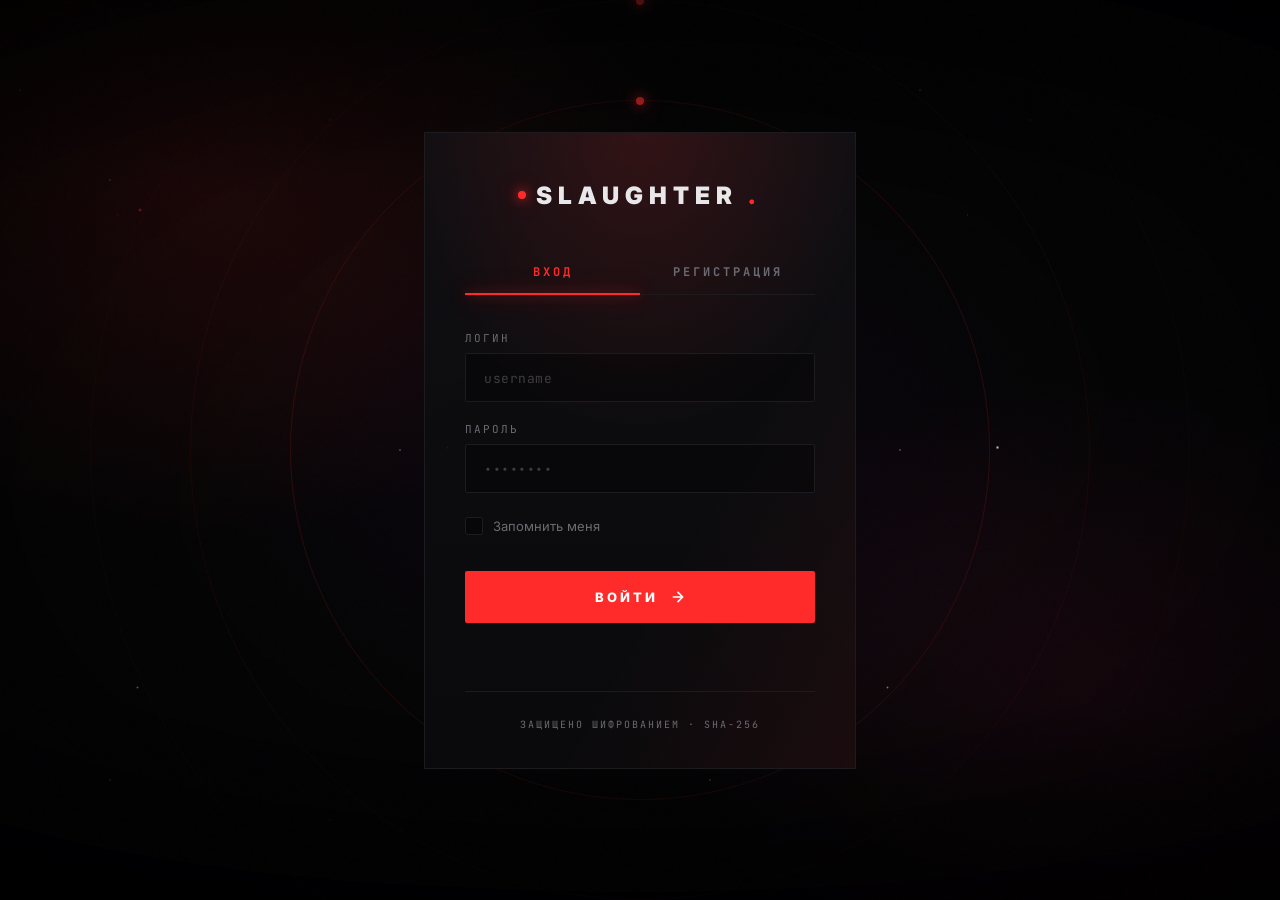
<file: index.html>
<!DOCTYPE html>
<html lang="ru">
<head>
<meta charset="UTF-8">
<meta name="viewport" content="width=device-width, initial-scale=1.0">
<title>SLAUGHTER — Minecraft 1.21.4 Client</title>
<link rel="preconnect" href="https://fonts.googleapis.com">
<link rel="preconnect" href="https://fonts.gstatic.com" crossorigin>
<link href="https://fonts.googleapis.com/css2?family=Inter:wght@300;400;600;800;900&family=JetBrains+Mono:wght@400;700&display=swap" rel="stylesheet">
<link rel="stylesheet" href="css/style.css">
</head>
<body>

<!-- LOADER -->
<div id="loader">
  <div class="loader-text">INITIALIZING SLAUGHTER</div>
  <div class="loader-bar"></div>
</div>

<!-- 3D BACKGROUND -->
<canvas id="three-canvas"></canvas>
<div class="vignette"></div>
<div class="noise"></div>

<!-- WELCOME OVERLAY -->
<div id="welcome-overlay">
  <div class="welcome-text">ДОБРО ПОЖАЛОВАТЬ<span id="welcomeName"></span></div>
</div>

<!-- NAV -->
<nav id="nav">
  <a href="index.html" class="logo">
    <div class="dot"></div>
    SLAUGHTER<span>.</span>
  </a>
  <ul class="nav-links">
    <li><a href="index.html" class="active">Главная</a></li>
    <li><a href="features.html">Функции</a></li>
    <li><a href="download.html">Скачать</a></li>
    <li><a href="install.html">Установка</a></li>
    <li><a href="faq.html">FAQ</a></li>
  </ul>
  <button class="burger" id="burger" aria-label="Menu">
    <span></span><span></span><span></span>
  </button>
</nav>

<!-- MOBILE MENU -->
<div class="mobile-menu" id="mobileMenu">
  <ul>
    <li><a href="index.html">Главная</a></li>
    <li><a href="features.html">Функции</a></li>
    <li><a href="download.html">Скачать</a></li>
    <li><a href="install.html">Установка</a></li>
    <li><a href="faq.html">FAQ</a></li>
  </ul>
</div>

<!-- HERO -->
<div class="hero">
  <div class="badge">
    <div class="live"></div>
    MINECRAFT 1.21.4 · RELEASE
  </div>
  <h1 class="title" data-text="SLAUGHTER">SLAUGHTER</h1>
  <p class="subtitle">КЛИЕНТ ДЛЯ <b>ПОБЕДЫ</b> · ВЕРСИЯ <b>1.21.4</b></p>
  <div class="hero-cta">
    <a href="download.html" class="btn btn-primary">
      Скачать клиент
      <svg width="16" height="16" viewBox="0 0 24 24" fill="none" stroke="currentColor" stroke-width="2.5" stroke-linecap="round" stroke-linejoin="round" style="margin-left:8px">
        <path d="M5 12h14M12 5l7 7-7 7"/>
      </svg>
    </a>
    <a href="features.html" class="btn btn-ghost">Возможности</a>
  </div>

  <div class="scroll-hint">
    <div class="mouse"></div>
    <span>SCROLL</span>
  </div>
</div>

<!-- SHORT FEATURES -->
<section class="section" id="short-features">
  <div class="section-label reveal">01 — Возможности</div>
  <h2 class="section-title reveal">Заточен под <em>доминирование</em></h2>
  <p class="section-desc reveal">Каждый модуль отточен до идеала. Минимальный отклик, максимальная производительность, продуманный интерфейс.</p>

  <div class="features-grid reveal">
    <div class="feature">
      <div class="feature-num">/ 01</div>
      <h3>Combat System</h3>
      <p>Точная настройка KillAura, Reach, Velocity. Стабильно на любых серверах.</p>
    </div>
    <div class="feature">
      <div class="feature-num">/ 02</div>
      <h3>Movement</h3>
      <p>Speed, Fly, LongJump, Step — плавные обходы античитов под 1.21.4.</p>
    </div>
    <div class="feature">
      <div class="feature-num">/ 03</div>
      <h3>Visuals</h3>
      <p>ESP, Chams, Tracers, XRay. Гибкая настройка рендера под твой стиль.</p>
    </div>
  </div>

  <div style="text-align:center; margin-top:56px">
    <a href="features.html" class="btn btn-ghost reveal">Все возможности →</a>
  </div>
</section>

<!-- CTA STRIP -->
<section class="cta-strip reveal">
  <div class="cta-content">
    <div class="section-label">Готов начать?</div>
    <h2 class="section-title">Скачай <em>последнюю</em> версию</h2>
    <p class="section-desc">Актуальная сборка под Minecraft 1.21.4. Проверено, подписано, без вирусов.</p>
    <a href="download.html" class="btn btn-primary">Перейти к загрузке</a>
  </div>
</section>

<!-- FOOTER -->
<footer>
  <div class="copy">© 2026 <span>SLAUGHTER</span> — All rights reserved.</div>
  <div class="socials">
    <a href="#">Telegram</a>
    <a href="#">Discord</a>
    <a href="#">YouTube</a>
  </div>
</footer>

<!-- PAGE TRANSITION OVERLAY -->
<div id="page-transition">
  <div class="curtain"></div>
  <div class="glitch-strips"></div>
  <div class="transition-label">LOADING · SLAUGHTER</div>
</div>

<script type="importmap">
{
  "imports": {
    "three": "https://unpkg.com/three@0.160.0/build/three.module.js",
    "three/addons/": "https://unpkg.com/three@0.160.0/examples/jsm/"
  }
}
</script>
<script src="js/auth-guard.js"></script>
<script src="js/main.js"></script>
<script type="module" src="js/three-bg.js"></script>
<script src="js/auth-guard.js"></script>
<script src="js/main.js"></script>
<script type="module" src="js/three-bg.js"></script>

</body>
</html>
</file>
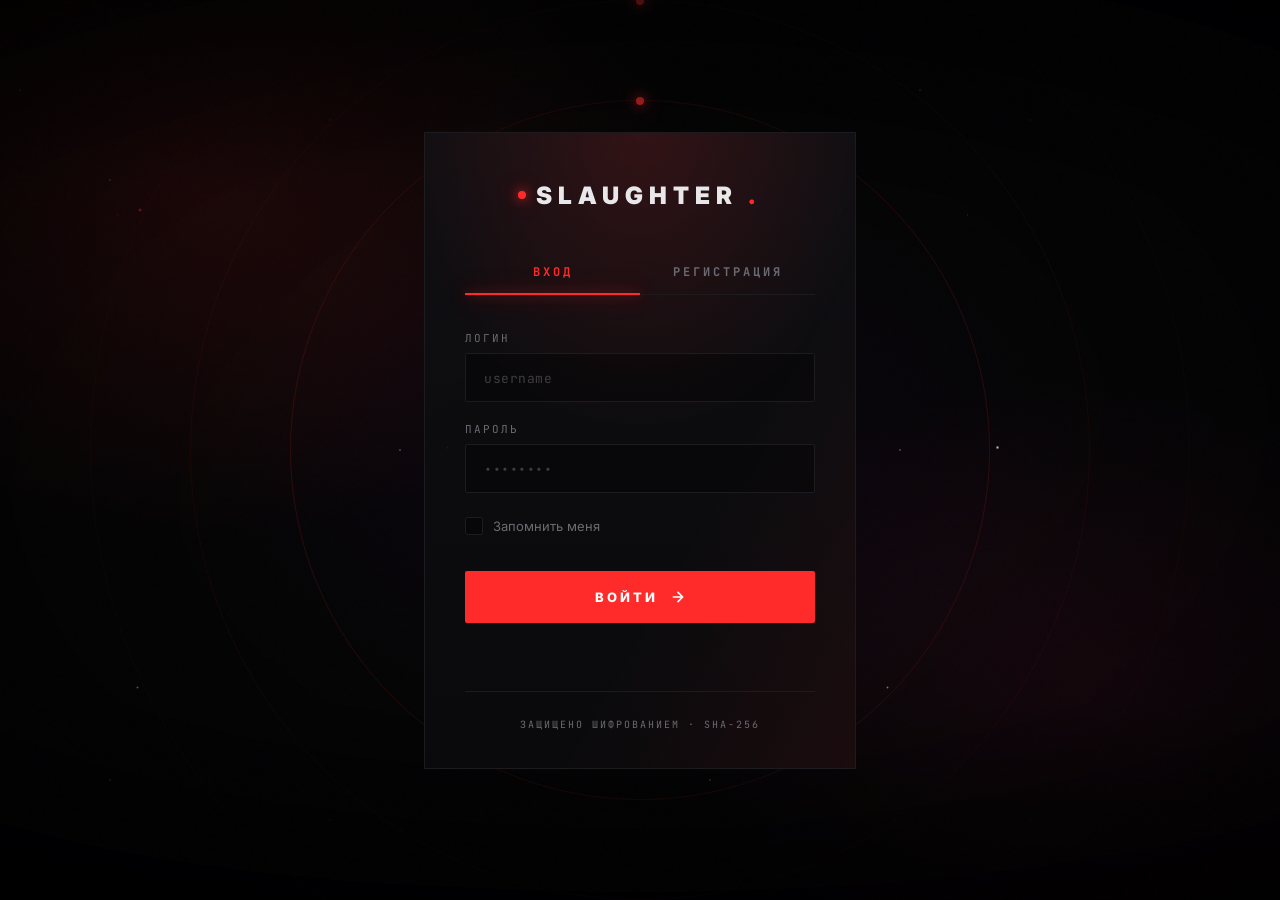
<file: auth.html>
<!DOCTYPE html>
<html lang="ru">
<head>
<meta charset="UTF-8">
<meta name="viewport" content="width=device-width, initial-scale=1.0">
<title>Вход — SLAUGHTER</title>
<link rel="preconnect" href="https://fonts.googleapis.com">
<link rel="preconnect" href="https://fonts.gstatic.com" crossorigin>
<link href="https://fonts.googleapis.com/css2?family=Inter:wght@300;400;600;800;900&family=JetBrains+Mono:wght@400;700&display=swap" rel="stylesheet">
<link rel="stylesheet" href="css/style.css">
<link rel="stylesheet" href="css/auth.css">
</head>
<body class="auth-page">

<!-- LOADER -->
<div id="loader">
  <div class="loader-text">SLAUGHTER AUTH</div>
  <div class="loader-bar"></div>
</div>

<!-- CSS-КОСМОС -->
<div class="auth-particles">
  <div class="auth-particle"></div>
  <div class="auth-particle"></div>
  <div class="auth-particle"></div>
  <div class="auth-particle"></div>
  <div class="auth-particle"></div>
  <div class="auth-particle"></div>
  <div class="auth-particle"></div>
  <div class="auth-particle"></div>
  <div class="auth-particle"></div>
  <div class="auth-particle"></div>
</div>
<div class="auth-orbit auth-orbit-1"></div>
<div class="auth-orbit auth-orbit-2"></div>
<div class="auth-orbit auth-orbit-3"></div>
<div class="vignette"></div>
<div class="noise"></div>

<!-- AUTH CARD -->
<div class="auth-wrap">
  <div class="auth-card" id="authCard">

    <a href="auth.html" class="logo auth-logo">
      <div class="dot"></div>
      SLAUGHTER<span>.</span>
    </a>

    <div class="auth-tabs">
      <button class="auth-tab active" data-tab="login">ВХОД</button>
      <button class="auth-tab" data-tab="register">РЕГИСТРАЦИЯ</button>
      <div class="auth-tab-indicator"></div>
    </div>

    <!-- LOGIN FORM -->
    <form class="auth-form active" id="loginForm" autocomplete="off">
      <div class="field">
        <label>Логин</label>
        <input type="text" name="login" required minlength="3" maxlength="20" placeholder="username">
      </div>
      <div class="field">
        <label>Пароль</label>
        <input type="password" name="password" required minlength="4" placeholder="••••••••">
      </div>
      <div class="field-check">
        <input type="checkbox" id="remember" name="remember">
        <label for="remember">Запомнить меня</label>
      </div>
      <button type="submit" class="auth-submit">
        ВОЙТИ
        <svg width="16" height="16" viewBox="0 0 24 24" fill="none" stroke="currentColor" stroke-width="2.5" stroke-linecap="round" stroke-linejoin="round">
          <path d="M5 12h14M12 5l7 7-7 7"/>
        </svg>
      </button>
      <div class="auth-error" id="loginError"></div>
    </form>

    <!-- REGISTER FORM -->
    <form class="auth-form" id="registerForm" autocomplete="off">
      <div class="field">
        <label>Логин</label>
        <input type="text" name="login" required minlength="3" maxlength="20" placeholder="username">
      </div>
      <div class="field">
        <label>Пароль</label>
        <input type="password" name="password" required minlength="4" placeholder="минимум 4 символа">
      </div>
      <div class="field">
        <label>Повтори пароль</label>
        <input type="password" name="password2" required minlength="4" placeholder="повтори пароль">
      </div>
      <div class="field-check">
        <input type="checkbox" id="agree" name="agree" required>
        <label for="agree">Согласен с <a href="#">условиями</a></label>
      </div>
      <button type="submit" class="auth-submit">
        СОЗДАТЬ АККАУНТ
        <svg width="16" height="16" viewBox="0 0 24 24" fill="none" stroke="currentColor" stroke-width="2.5" stroke-linecap="round" stroke-linejoin="round">
          <path d="M5 12h14M12 5l7 7-7 7"/>
        </svg>
      </button>
      <div class="auth-error" id="registerError"></div>
    </form>

    <div class="auth-footer">
      <span class="auth-footer-text">Защищено шифрованием · SHA-256</span>
    </div>
  </div>
</div>

<!-- WARP TRANSITION -->
<div id="warp-transition">
  <div class="warp-glow"></div>
  <div class="warp-lines"></div>
  <div class="warp-core"></div>
  <div class="warp-label">WELCOME · SLAUGHTER</div>
</div>

<script src="js/auth.js"></script>

</body>
</html>
</file>
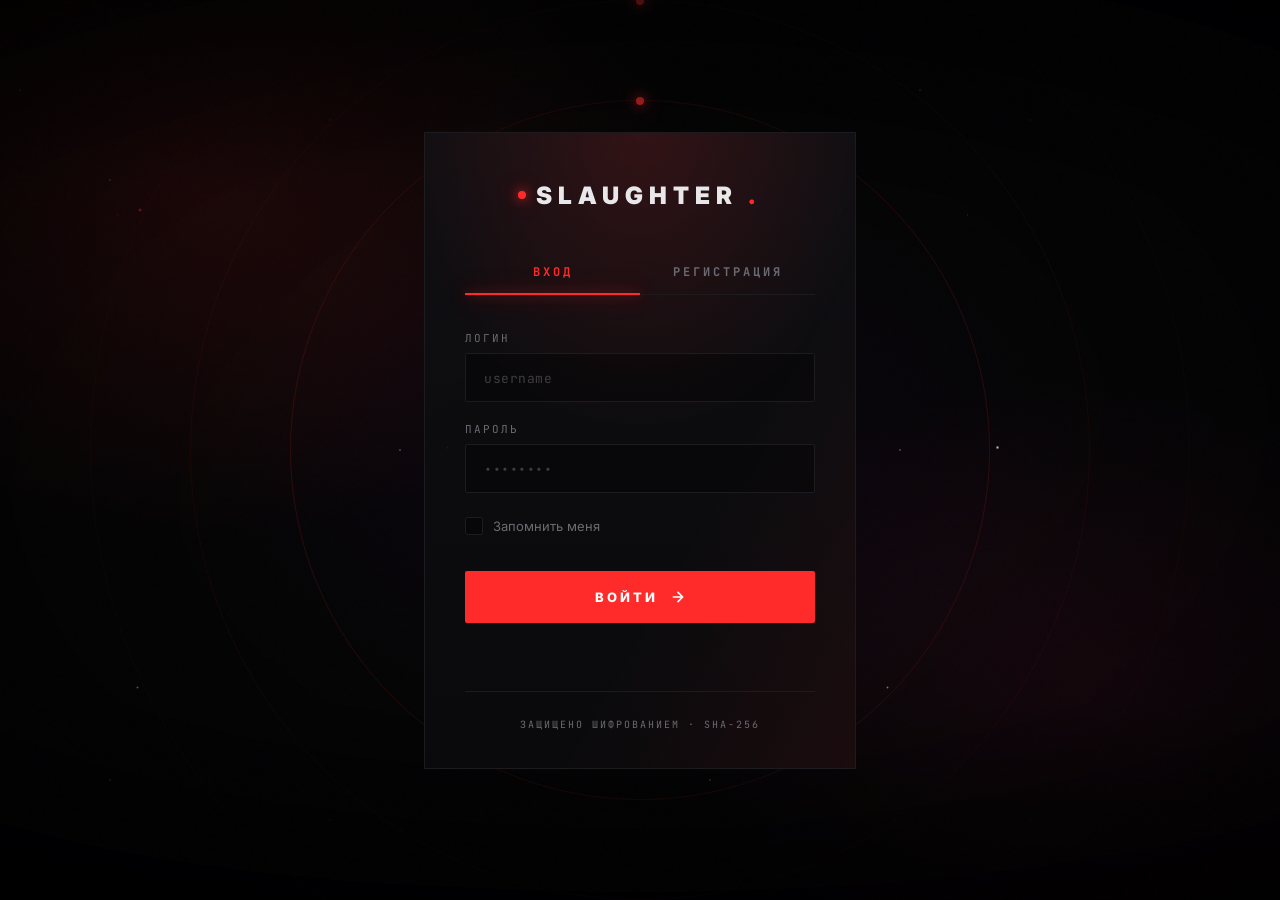
<file: download.html>
<!DOCTYPE html>
<html lang="ru">
<head>
<meta charset="UTF-8">
<meta name="viewport" content="width=device-width, initial-scale=1.0">
<title>Скачать — SLAUGHTER</title>
<link rel="preconnect" href="https://fonts.googleapis.com">
<link rel="preconnect" href="https://fonts.gstatic.com" crossorigin>
<link href="https://fonts.googleapis.com/css2?family=Inter:wght@300;400;600;800;900&family=JetBrains+Mono:wght@400;700&display=swap" rel="stylesheet">
<link rel="stylesheet" href="css/style.css">
</head>
<body>

<!-- LOADER -->
<div id="loader">
  <div class="loader-text">FETCHING LATEST BUILD</div>
  <div class="loader-bar"></div>
</div>

<!-- 3D BACKGROUND -->
<canvas id="three-canvas"></canvas>
<div class="vignette"></div>
<div class="noise"></div>

<!-- NAV -->
<nav id="nav">
  <a href="index.html" class="logo">
    <div class="dot"></div>
    SLAUGHTER<span>.</span>
  </a>
  <ul class="nav-links">
    <li><a href="index.html">Главная</a></li>
    <li><a href="features.html">Функции</a></li>
    <li><a href="download.html" class="active">Скачать</a></li>
    <li><a href="install.html">Установка</a></li>
    <li><a href="faq.html">FAQ</a></li>
  </ul>
  <button class="burger" id="burger" aria-label="Menu">
    <span></span><span></span><span></span>
  </button>
</nav>

<!-- MOBILE MENU -->
<div class="mobile-menu" id="mobileMenu">
  <ul>
    <li><a href="index.html">Главная</a></li>
    <li><a href="features.html">Функции</a></li>
    <li><a href="download.html">Скачать</a></li>
    <li><a href="install.html">Установка</a></li>
    <li><a href="faq.html">FAQ</a></li>
  </ul>
</div>

<!-- PAGE HEADER -->
<header class="page-header">
  <div class="badge">
    <div class="live"></div>
    LATEST BUILD · 1.21.4
  </div>
  <h1 class="page-title reveal">Скачать <em>клиент</em></h1>
  <p class="section-desc reveal">Актуальная сборка под Minecraft 1.21.4. Проверено, подписано, без вирусов.</p>
</header>

<!-- DOWNLOAD CARD -->
<section class="section">
  <div class="download-wrap reveal">
    <div class="download-card">
      <div class="dl-header">
        <div>
          <div class="dl-name">SLAUGHTER <span>CLIENT</span></div>
          <div class="dl-ver">build 1.21.4 · stable · 14.08.2026</div>
        </div>
        <div class="badge" style="margin:0">
          <div class="live"></div> ONLINE
        </div>
      </div>

      <div class="dl-meta">
        <div class="meta-item">
          <div class="k">Version</div>
          <div class="v">1.21.4</div>
        </div>
        <div class="meta-item">
          <div class="k">Size</div>
          <div class="v">48.2 MB</div>
        </div>
        <div class="meta-item">
          <div class="k">Status</div>
          <div class="v green">Undetected</div>
        </div>
      </div>

      <a href="#" class="download-btn" id="dlBtn">
        <svg width="18" height="18" viewBox="0 0 24 24" fill="none" stroke="currentColor" stroke-width="2.5" stroke-linecap="round" stroke-linejoin="round">
          <path d="M21 15v4a2 2 0 0 1-2 2H5a2 2 0 0 1-2-2v-4"/>
          <polyline points="7 10 12 15 17 10"/>
          <line x1="12" y1="15" x2="12" y2="3"/>
        </svg>
        Download .jar
      </a>

      <div class="dl-note">SHA-256 проверен · Подпись валидна · Anti-virus clean</div>
    </div>
  </div>
</section>

<!-- VERSIONS TABLE -->
<section class="section">
  <div class="section-label reveal">Все версии</div>
  <h2 class="section-title reveal">История <em>сборок</em></h2>
  <p class="section-desc reveal">Актуальная версия клиента под Minecraft 1.21.4.</p>

  <div class="versions-table reveal">
    <div class="vrow vrow-header">
      <div>Версия</div>
      <div>Дата</div>
      <div>Размер</div>
      <div>Статус</div>
      <div></div>
    </div>
    <div class="vrow">
      <div><b>1.21.4</b> <span class="tag">latest</span></div>
      <div>14.08.2026</div>
      <div>48.2 MB</div>
      <div><span class="v green">Stable</span></div>
      <div><a href="#" class="vlink">Download</a></div>
    </div>
  </div>
</section>

<!-- FOOTER -->
<footer>
  <div class="copy">© 2026 <span>SLAUGHTER</span> — All rights reserved.</div>
  <div class="socials">
    <a href="#">Telegram</a>
    <a href="#">Discord</a>
    <a href="#">YouTube</a>
  </div>
</footer>

<!-- PAGE TRANSITION OVERLAY -->
<div id="page-transition">
  <div class="curtain"></div>
  <div class="glitch-strips"></div>
  <div class="transition-label">LOADING · SLAUGHTER</div>
</div>

<script type="importmap">
{
  "imports": {
    "three": "https://unpkg.com/three@0.160.0/build/three.module.js",
    "three/addons/": "https://unpkg.com/three@0.160.0/examples/jsm/"
  }
}
</script>
<script src="js/auth-guard.js"></script>
<script src="js/main.js"></script>
<script type="module" src="js/three-bg.js"></script>
<script src="js/auth-guard.js"></script>
<script src="js/main.js"></script>
<script type="module" src="js/three-bg.js"></script>

</body>
</html>
</file>
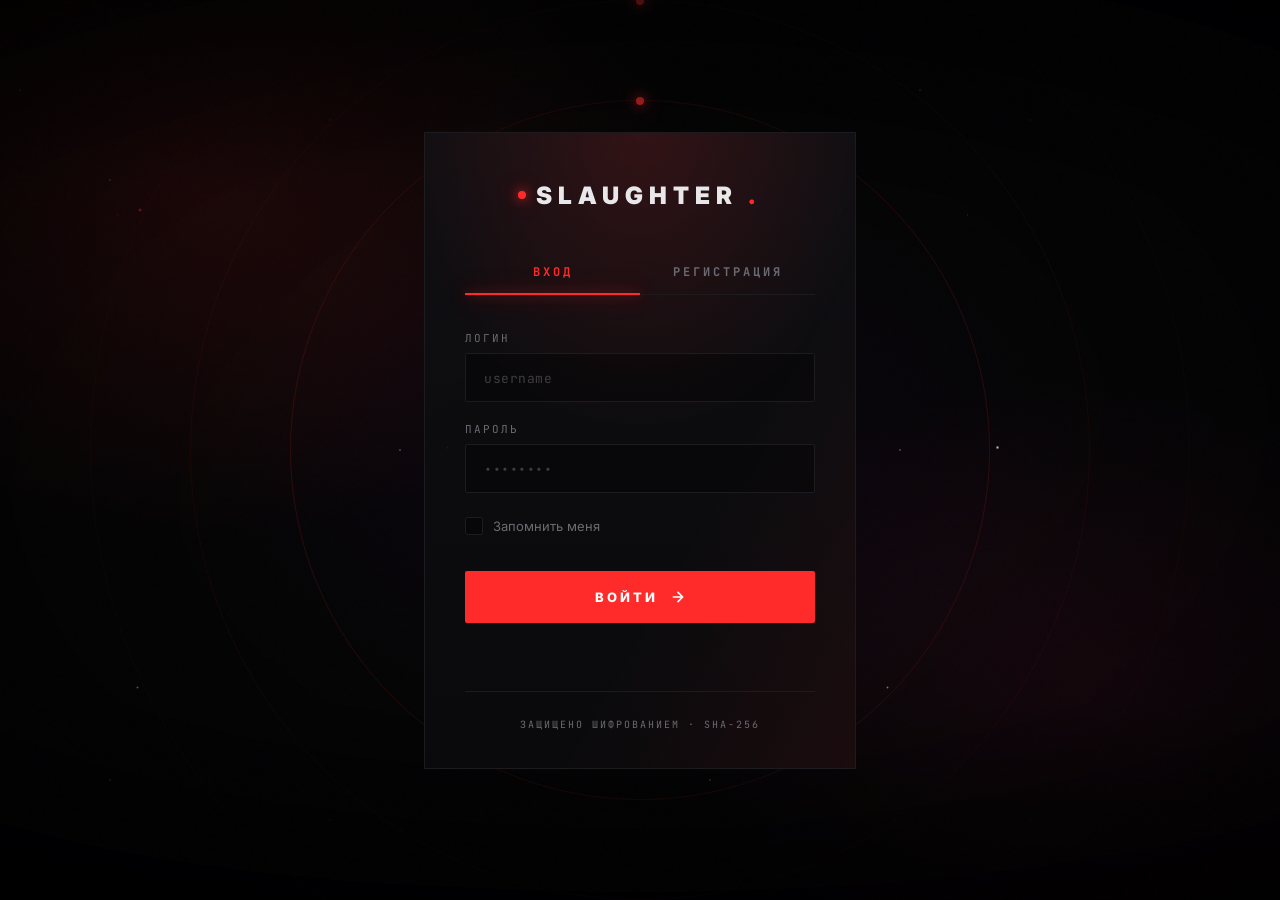
<file: faq.html>
<!DOCTYPE html>
<html lang="ru">
<head>
<meta charset="UTF-8">
<meta name="viewport" content="width=device-width, initial-scale=1.0">
<title>FAQ — SLAUGHTER</title>
<link rel="preconnect" href="https://fonts.googleapis.com">
<link rel="preconnect" href="https://fonts.gstatic.com" crossorigin>
<link href="https://fonts.googleapis.com/css2?family=Inter:wght@300;400;600;800;900&family=JetBrains+Mono:wght@400;700&display=swap" rel="stylesheet">
<link rel="stylesheet" href="css/style.css">
</head>
<body>

<!-- LOADER -->
<div id="loader">
  <div class="loader-text">LOADING FAQ</div>
  <div class="loader-bar"></div>
</div>

<!-- 3D BACKGROUND -->
<canvas id="three-canvas"></canvas>
<div class="vignette"></div>
<div class="noise"></div>

<!-- NAV -->
<nav id="nav">
  <a href="index.html" class="logo">
    <div class="dot"></div>
    SLAUGHTER<span>.</span>
  </a>
  <ul class="nav-links">
    <li><a href="index.html">Главная</a></li>
    <li><a href="features.html">Функции</a></li>
    <li><a href="download.html">Скачать</a></li>
    <li><a href="install.html">Установка</a></li>
    <li><a href="faq.html" class="active">FAQ</a></li>
  </ul>
  <button class="burger" id="burger" aria-label="Menu">
    <span></span><span></span><span></span>
  </button>
</nav>

<!-- MOBILE MENU -->
<div class="mobile-menu" id="mobileMenu">
  <ul>
    <li><a href="index.html">Главная</a></li>
    <li><a href="features.html">Функции</a></li>
    <li><a href="download.html">Скачать</a></li>
    <li><a href="install.html">Установка</a></li>
    <li><a href="faq.html">FAQ</a></li>
  </ul>
</div>

<!-- PAGE HEADER -->
<header class="page-header">
  <div class="badge">
    <div class="live"></div>
    SUPPORT · 24/7
  </div>
  <h1 class="page-title reveal">Частые <em>вопросы</em></h1>
  <p class="section-desc reveal">Если не нашёл ответ — пиши в Telegram, отвечаем в течение 15 минут.</p>
</header>

<!-- FAQ LIST -->
<section class="section">
  <div class="faq-list reveal">
    <div class="faq-item">
      <button class="faq-q">
        <span>Клиент бесплатный?</span>
        <span class="faq-icon">+</span>
      </button>
      <div class="faq-a">
        <p>Базовая версия бесплатна. Premium с расширенными модулями и приоритетной поддержкой — платный.</p>
      </div>
    </div>

    <div class="faq-item">
      <button class="faq-q">
        <span>Работает ли на серверах с античитом?</span>
        <span class="faq-icon">+</span>
      </button>
      <div class="faq-a">
        <p>Да. Мы регулярно обновляем обходы под актуальные версии Grim, Matrix, Verus, Intave и других.</p>
      </div>
    </div>

    <div class="faq-item">
      <button class="faq-q">
        <span>Забанят ли мой аккаунт?</span>
        <span class="faq-icon">+</span>
      </button>
      <div class="faq-a">
        <p>Клиент использует обходы античитов, но 100% гарантию дать невозможно. Не используй на аккаунтах с ценными покупками.</p>
      </div>
    </div>

    <div class="faq-item">
      <button class="faq-q">
        <span>Как открыть меню клиента?</span>
        <span class="faq-icon">+</span>
      </button>
      <div class="faq-a">
        <p>По умолчанию — клавиша <code>Right Shift</code>. Изменить можно в настройках клиента.</p>
      </div>
    </div>

    <div class="faq-item">
      <button class="faq-q">
        <span>Клиент не запускается, что делать?</span>
        <span class="faq-icon">+</span>
      </button>
      <div class="faq-a">
        <p>Проверь: Java 17+, правильный загрузчик для 1.21.4, отсутствие конфликтов с другими модами. Если не помогает — пиши в поддержку.</p>
      </div>
    </div>

    <div class="faq-item">
      <button class="faq-q">
        <span>Поддерживается ли macOS / Linux?</span>
        <span class="faq-icon">+</span>
      </button>
      <div class="faq-a">
        <p>Да, клиент кроссплатформенный. Для macOS рекомендуется Apple Silicon сборка Java.</p>
      </div>
    </div>
  </div>
</section>

<!-- FOOTER -->
<footer>
  <div class="copy">© 2026 <span>SLAUGHTER</span> — All rights reserved.</div>
  <div class="socials">
    <a href="#">Telegram</a>
    <a href="#">Discord</a>
    <a href="#">YouTube</a>
  </div>
</footer>

<!-- PAGE TRANSITION OVERLAY -->
<div id="page-transition">
  <div class="curtain"></div>
  <div class="glitch-strips"></div>
  <div class="transition-label">LOADING · SLAUGHTER</div>
</div>

<script type="importmap">
{
  "imports": {
    "three": "https://unpkg.com/three@0.160.0/build/three.module.js",
    "three/addons/": "https://unpkg.com/three@0.160.0/examples/jsm/"
  }
}
</script>
<script src="js/auth-guard.js"></script>
<script src="js/main.js"></script>
<script type="module" src="js/three-bg.js"></script>
<script src="js/auth-guard.js"></script>
<script src="js/main.js"></script>
<script type="module" src="js/three-bg.js"></script>

</body>
</html>
</file>
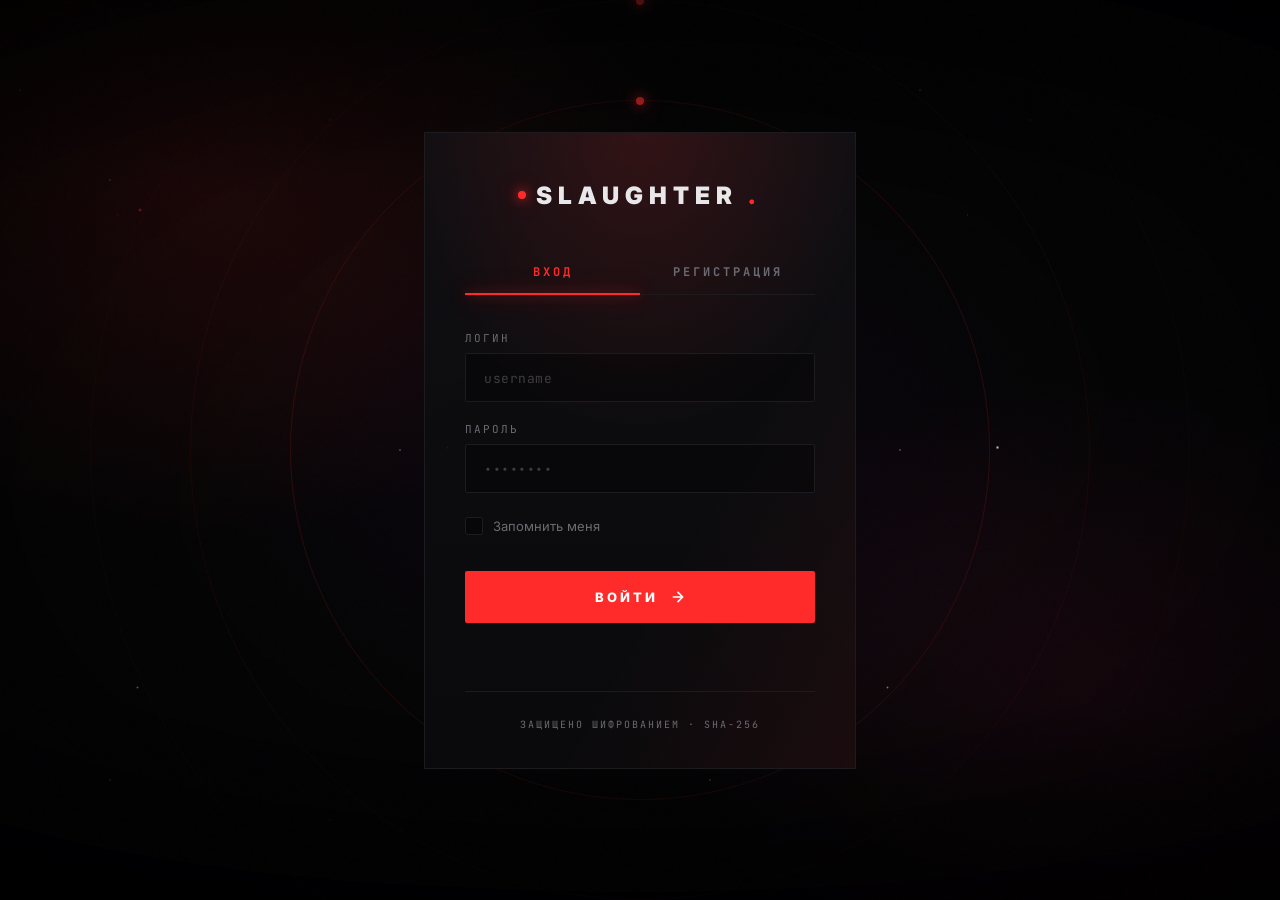
<file: features.html>
<!DOCTYPE html>
<html lang="ru">
<head>
<meta charset="UTF-8">
<meta name="viewport" content="width=device-width, initial-scale=1.0">
<title>Возможности — SLAUGHTER</title>
<link rel="preconnect" href="https://fonts.googleapis.com">
<link rel="preconnect" href="https://fonts.gstatic.com" crossorigin>
<link href="https://fonts.googleapis.com/css2?family=Inter:wght@300;400;600;800;900&family=JetBrains+Mono:wght@400;700&display=swap" rel="stylesheet">
<link rel="stylesheet" href="css/style.css">
</head>
<body>

<!-- LOADER -->
<div id="loader">
  <div class="loader-text">LOADING MODULES</div>
  <div class="loader-bar"></div>
</div>

<!-- 3D BACKGROUND -->
<canvas id="three-canvas"></canvas>
<div class="vignette"></div>
<div class="noise"></div>

<!-- NAV -->
<nav id="nav">
  <a href="index.html" class="logo">
    <div class="dot"></div>
    SLAUGHTER<span>.</span>
  </a>
  <ul class="nav-links">
    <li><a href="index.html">Главная</a></li>
    <li><a href="features.html" class="active">Функции</a></li>
    <li><a href="download.html">Скачать</a></li>
    <li><a href="install.html">Установка</a></li>
    <li><a href="faq.html">FAQ</a></li>
  </ul>
  <button class="burger" id="burger" aria-label="Menu">
    <span></span><span></span><span></span>
  </button>
</nav>

<!-- MOBILE MENU -->
<div class="mobile-menu" id="mobileMenu">
  <ul>
    <li><a href="index.html">Главная</a></li>
    <li><a href="features.html">Функции</a></li>
    <li><a href="download.html">Скачать</a></li>
    <li><a href="install.html">Установка</a></li>
    <li><a href="faq.html">FAQ</a></li>
  </ul>
</div>

<!-- PAGE HEADER -->
<header class="page-header">
  <div class="badge">
    <div class="live"></div>
    MODULES · 42 ACTIVE
  </div>
  <h1 class="page-title reveal">Функции <em>клиента</em></h1>
  <p class="section-desc reveal">Полный список модулей, разбитый по категориям. Каждый — с настройками и горячими клавишами.</p>
</header>

<!-- COMBAT -->
<section class="section">
  <div class="section-label reveal">01 — Combat</div>
  <h2 class="section-title reveal">Боевая <em>система</em></h2>
  <div class="features-grid reveal">
    <div class="feature">
      <div class="feature-num">/ KillAura</div>
      <h3>KillAura</h3>
      <p>Мультитаргет, ротация, silent-режим, приоритет по HP / дистанции / углу.</p>
    </div>
    <div class="feature">
      <div class="feature-num">/ Reach</div>
      <h3>Reach</h3>
      <p>Увеличение дистанции атаки с обходом патрулей. Настройка 3.0 — 6.0 блоков.</p>
    </div>
    <div class="feature">
      <div class="feature-num">/ Velocity</div>
      <h3>Velocity</h3>
      <p>Контроль отбрасывания. Режимы: Cancel, Jump, Matrix, Grim, Intave.</p>
    </div>
    <div class="feature">
      <div class="feature-num">/ AutoClicker</div>
      <h3>AutoClicker</h3>
      <p>Рандомизация CPS, human-паттерны, поддержка удержания и бёрст-режима.</p>
    </div>
    <div class="feature">
      <div class="feature-num">/ Criticals</div>
      <h3>Criticals</h3>
      <p>Packet, Jump, MiniJump. Криты на любой высоте без флагов.</p>
    </div>
    <div class="feature">
      <div class="feature-num">/ AntiKnockback</div>
      <h3>AntiKnockback</h3>
      <p>Полный/частичный контроль. Совместим с большинством античитов.</p>
    </div>
  </div>
</section>

<!-- MOVEMENT -->
<section class="section">
  <div class="section-label reveal">02 — Movement</div>
  <h2 class="section-title reveal">Движение <em>без границ</em></h2>
  <div class="features-grid reveal">
    <div class="feature">
      <div class="feature-num">/ Speed</div>
      <h3>Speed</h3>
      <p>Vanilla, NCP, Matrix, Grim, Verus. Плавные обходы без резких рывков.</p>
    </div>
    <div class="feature">
      <div class="feature-num">/ Fly</div>
      <h3>Fly</h3>
      <p>Vanilla, Packet, Glide. Настройка вертикальной и горизонтальной скорости.</p>
    </div>
    <div class="feature">
      <div class="feature-num">/ LongJump</div>
      <h3>LongJump</h3>
      <p>Прыжки на дистанцию до 12 блоков. Burst-режим для быстрых перелётов.</p>
    </div>
    <div class="feature">
      <div class="feature-num">/ Step</div>
      <h3>Step</h3>
      <p>Автоматический подъём на блоки 1.5 — 2.5 блока. Vanilla / NCP режимы.</p>
    </div>
    <div class="feature">
      <div class="feature-num">/ NoFall</div>
      <h3>NoFall</h3>
      <p>Защита от урона при падении. Packet / Spoof / Prediction.</p>
    </div>
    <div class="feature">
      <div class="feature-num">/ Sprint</div>
      <h3>Sprint</h3>
      <p>Постоянный спринт, OmniSprint, KeepSprint при ударе.</p>
    </div>
  </div>
</section>

<!-- VISUALS -->
<section class="section">
  <div class="section-label reveal">03 — Visuals</div>
  <h2 class="section-title reveal">Визуал <em>нового уровня</em></h2>
  <div class="features-grid reveal">
    <div class="feature">
      <div class="feature-num">/ ESP</div>
      <h3>ESP</h3>
      <p>Box, Outline, 2D, 3D, Glow. Цвета, толщина, дистанция отображения.</p>
    </div>
    <div class="feature">
      <div class="feature-num">/ Chams</div>
      <h3>Chams</h3>
      <p>Кастомные скины через шейдеры. Прозрачность и глубина рендера.</p>
    </div>
    <div class="feature">
      <div class="feature-num">/ Tracers</div>
      <h3>Tracers</h3>
      <p>Линии до игроков и мобов. Настройка точки старта: центр, ноги, курсор.</p>
    </div>
    <div class="feature">
      <div class="feature-num">/ XRay</div>
      <h3>XRay</h3>
      <p>Прозрачность блоков, подсветка руд, авто-настройка под сервер.</p>
    </div>
    <div class="feature">
      <div class="feature-num">/ Fullbright</div>
      <h3>Fullbright</h3>
      <p>Максимальная яркость мира. Плавная или мгновенная настройка.</p>
    </div>
    <div class="feature">
      <div class="feature-num">/ HUD</div>
      <h3>HUD Editor</h3>
      <p>Drag & Drop редактор всех элементов. Watermark, FPS, Ping, CPS, Armor.</p>
    </div>
  </div>
</section>

<!-- MISC -->
<section class="section">
  <div class="section-label reveal">04 — Misc</div>
  <h2 class="section-title reveal">Дополнительно</h2>
  <div class="features-grid reveal">
    <div class="feature">
      <div class="feature-num">/ Scaffold</div>
      <h3>Scaffold</h3>
      <p>Автоматическая установка блоков. Tower, GodBridge, Breezily.</p>
    </div>
    <div class="feature">
      <div class="feature-num">/ AutoTool</div>
      <h3>AutoTool</h3>
      <p>Авто-выбор лучшего инструмента. Учёт прочности и зачарований.</p>
    </div>
    <div class="feature">
      <div class="feature-num">/ ChestStealer</div>
      <h3>ChestStealer</h3>
      <p>Быстрый сбор из сундуков. Фильтр по предметам и сортировка.</p>
    </div>
    <div class="feature">
      <div class="feature-num">/ AntiBot</div>
      <h3>AntiBot</h3>
      <p>Фильтрация ботов на серверах. Настройка по имени, пингу, движению.</p>
    </div>
    <div class="feature">
      <div class="feature-num">/ NameProtect</div>
      <h3>NameProtect</h3>
      <p>Скрытие твоего ника и ников тимейтов в интерфейсе и чате.</p>
    </div>
    <div class="feature">
      <div class="feature-num">/ Configs</div>
      <h3>Config System</h3>
      <p>Неограниченные конфиги с облачной синхронизацией и быстрым переключением.</p>
    </div>
  </div>
</section>

<!-- FOOTER -->
<footer>
  <div class="copy">© 2026 <span>SLAUGHTER</span> — All rights reserved.</div>
  <div class="socials">
    <a href="#">Telegram</a>
    <a href="#">Discord</a>
    <a href="#">YouTube</a>
  </div>
</footer>

<!-- PAGE TRANSITION OVERLAY -->
<div id="page-transition">
  <div class="curtain"></div>
  <div class="glitch-strips"></div>
  <div class="transition-label">LOADING · SLAUGHTER</div>
</div>

<script type="importmap">
{
  "imports": {
    "three": "https://unpkg.com/three@0.160.0/build/three.module.js",
    "three/addons/": "https://unpkg.com/three@0.160.0/examples/jsm/"
  }
}
</script>
<script src="js/auth-guard.js"></script>
<script src="js/main.js"></script>
<script type="module" src="js/three-bg.js"></script>
<script src="js/auth-guard.js"></script>
<script src="js/main.js"></script>
<script type="module" src="js/three-bg.js"></script>

</body>
</html>
</file>
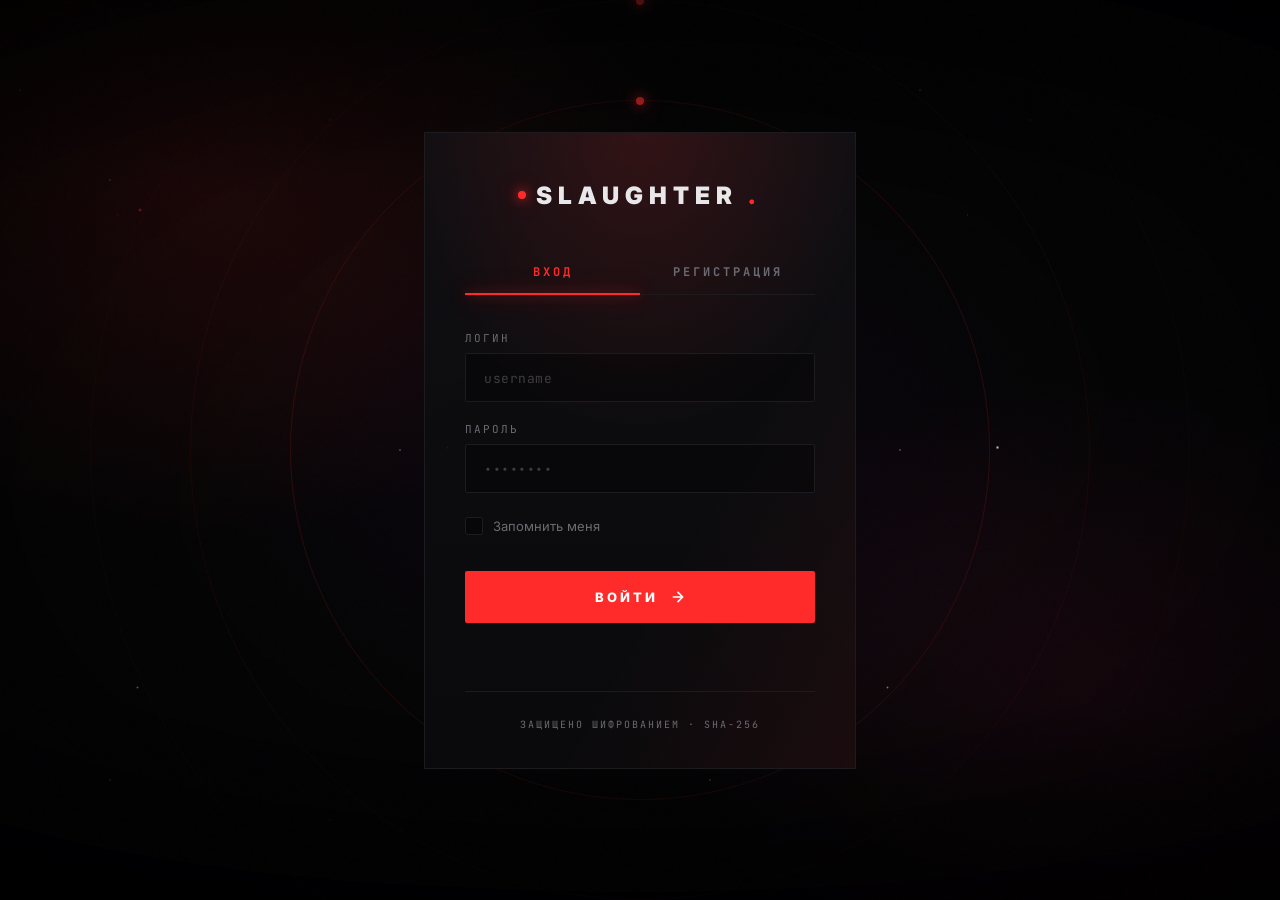
<file: install.html>
<!DOCTYPE html>
<html lang="ru">
<head>
<meta charset="UTF-8">
<meta name="viewport" content="width=device-width, initial-scale=1.0">
<title>Установка — SLAUGHTER</title>
<link rel="preconnect" href="https://fonts.googleapis.com">
<link rel="preconnect" href="https://fonts.gstatic.com" crossorigin>
<link href="https://fonts.googleapis.com/css2?family=Inter:wght@300;400;600;800;900&family=JetBrains+Mono:wght@400;700&display=swap" rel="stylesheet">
<link rel="stylesheet" href="css/style.css">
</head>
<body>

<!-- LOADER -->
<div id="loader">
  <div class="loader-text">PREPARING GUIDE</div>
  <div class="loader-bar"></div>
</div>

<!-- 3D BACKGROUND -->
<canvas id="three-canvas"></canvas>
<div class="vignette"></div>
<div class="noise"></div>

<!-- NAV -->
<nav id="nav">
  <a href="index.html" class="logo">
    <div class="dot"></div>
    SLAUGHTER<span>.</span>
  </a>
  <ul class="nav-links">
    <li><a href="index.html">Главная</a></li>
    <li><a href="features.html">Функции</a></li>
    <li><a href="download.html">Скачать</a></li>
    <li><a href="install.html" class="active">Установка</a></li>
    <li><a href="faq.html">FAQ</a></li>
  </ul>
  <button class="burger" id="burger" aria-label="Menu">
    <span></span><span></span><span></span>
  </button>
</nav>

<!-- MOBILE MENU -->
<div class="mobile-menu" id="mobileMenu">
  <ul>
    <li><a href="index.html">Главная</a></li>
    <li><a href="features.html">Функции</a></li>
    <li><a href="download.html">Скачать</a></li>
    <li><a href="install.html">Установка</a></li>
    <li><a href="faq.html">FAQ</a></li>
  </ul>
</div>

<!-- PAGE HEADER -->
<header class="page-header">
  <div class="badge">
    <div class="live"></div>
    SETUP GUIDE
  </div>
  <h1 class="page-title reveal">Установка за <em>3 шага</em></h1>
  <p class="section-desc reveal">Установка занимает меньше минуты. Никаких сложных манипуляций.</p>
</header>

<!-- STEPS -->
<section class="section">
  <div class="steps reveal">
    <div class="step">
      <div class="step-num">01</div>
      <h4>Скачай файл</h4>
      <p>Перейди на страницу <a href="download.html" class="ilink">Скачать</a> и сохрани .jar файл в удобную папку.</p>
    </div>
    <div class="step">
      <div class="step-num">02</div>
      <h4>Установи Forge / Fabric</h4>
      <p>Убедись, что у тебя установлен загрузчик для Minecraft 1.21.4. Рекомендуем Fabric Loader.</p>
    </div>
    <div class="step">
      <div class="step-num">03</div>
      <h4>Закинь в mods</h4>
      <p>Помести .jar в папку <code>%appdata%/.minecraft/mods</code> и запусти игру.</p>
    </div>
  </div>
</section>

<!-- REQUIREMENTS -->
<section class="section">
  <div class="section-label reveal">Требования</div>
  <h2 class="section-title reveal">Системные <em>требования</em></h2>

  <div class="requirements reveal">
    <div class="req-col">
      <h3>Минимальные</h3>
      <ul>
        <li>Windows 10 64-bit</li>
        <li>Java 17+</li>
        <li>4 GB RAM</li>
        <li>Minecraft 1.21.4</li>
        <li>Fabric Loader 0.15+</li>
      </ul>
    </div>
    <div class="req-col">
      <h3>Рекомендуемые</h3>
      <ul>
        <li>Windows 10/11 64-bit</li>
        <li>Java 21</li>
        <li>8+ GB RAM</li>
        <li>SSD для хранения файлов</li>
        <li>Fabric Loader latest</li>
      </ul>
    </div>
  </div>
</section>

<!-- NOTES -->
<section class="section">
  <div class="section-label reveal">Внимание</div>
  <h2 class="section-title reveal">Важные <em>заметки</em></h2>

  <div class="notes reveal">
    <div class="note">
      <div class="note-icon">!</div>
      <div>
        <h4>Отключи антивирус</h4>
        <p>Некоторые антивирусы могут ложно определять мод как угрозу. Добавь папку в исключения.</p>
      </div>
    </div>
    <div class="note">
      <div class="note-icon">!</div>
      <div>
        <h4>Только официальные сборки</h4>
        <p>Скачивай клиент только с этого сайта. Сторонние источники могут содержать вредоносный код.</p>
      </div>
    </div>
    <div class="note">
      <div class="note-icon">!</div>
      <div>
        <h4>Не используй с другого аккаунта</h4>
        <p>Клиент привязан к твоему HWID. Один аккаунт = одно устройство.</p>
      </div>
    </div>
  </div>
</section>

<!-- FOOTER -->
<footer>
  <div class="copy">© 2026 <span>SLAUGHTER</span> — All rights reserved.</div>
  <div class="socials">
    <a href="#">Telegram</a>
    <a href="#">Discord</a>
    <a href="#">YouTube</a>
  </div>
</footer>

<!-- PAGE TRANSITION OVERLAY -->
<div id="page-transition">
  <div class="curtain"></div>
  <div class="glitch-strips"></div>
  <div class="transition-label">LOADING · SLAUGHTER</div>
</div>

<script type="importmap">
{
  "imports": {
    "three": "https://unpkg.com/three@0.160.0/build/three.module.js",
    "three/addons/": "https://unpkg.com/three@0.160.0/examples/jsm/"
  }
}
</script>
<script src="js/auth-guard.js"></script>
<script src="js/main.js"></script>
<script type="module" src="js/three-bg.js"></script>
<script src="js/auth-guard.js"></script>
<script src="js/main.js"></script>
<script type="module" src="js/three-bg.js"></script>

</body>
</html>
</file>
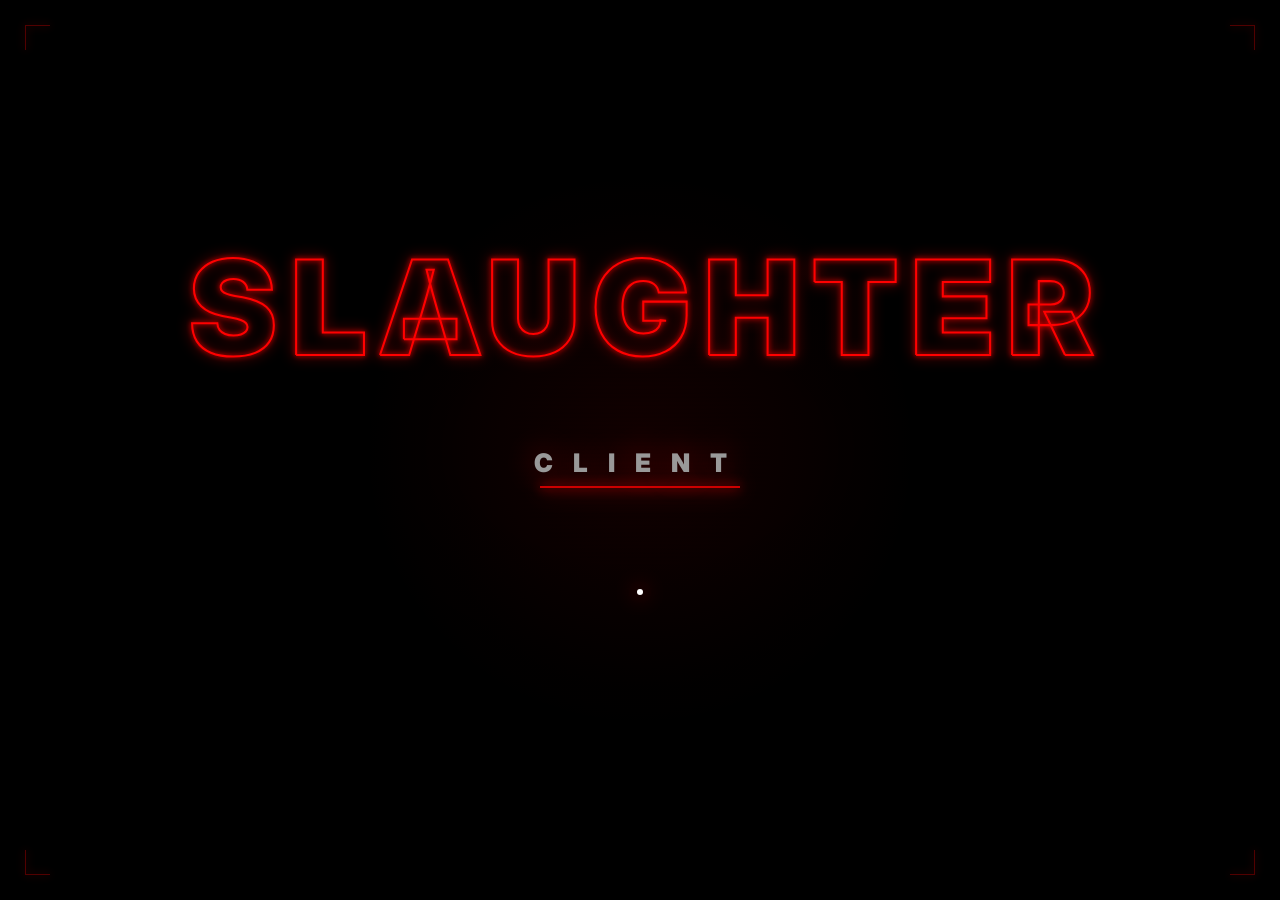
<file: intro.html>
<!DOCTYPE html>
<html lang="en">
<head>
    <meta charset="UTF-8">
    <meta name="viewport" content="width=device-width, initial-scale=1.0">
    <title>SLAUGHTER</title>
    <link rel="stylesheet" href="css/intro.css">
    <link href="https://fonts.googleapis.com/css2?family=Inter:wght@400;700;900&display=swap" rel="stylesheet">
</head>
<body>
    <script src="js/intro.js"></script>
</body>
</html>
</file>
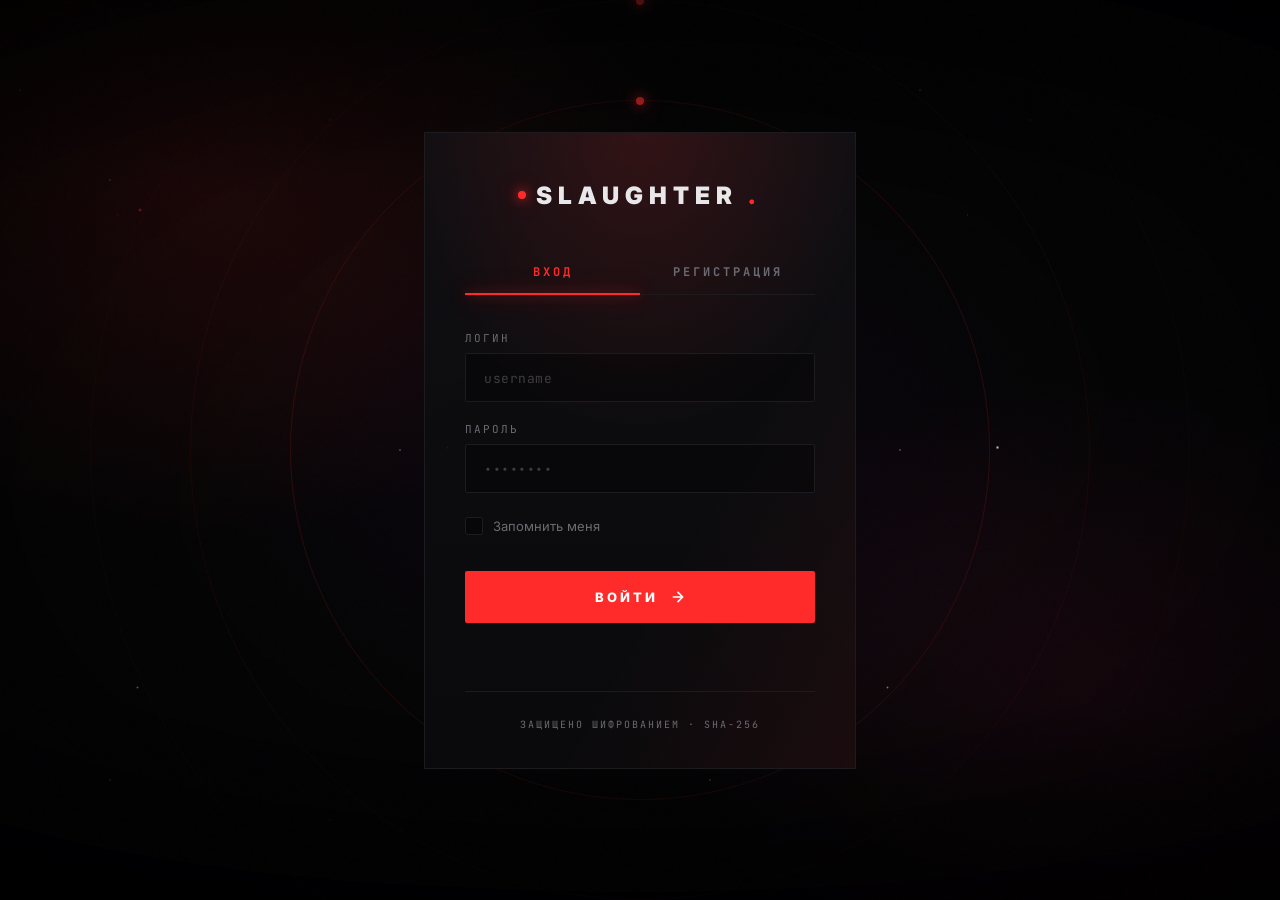
<file: profile.html>
<!DOCTYPE html>
<html lang="ru">
<head>
<meta charset="UTF-8">
<meta name="viewport" content="width=device-width, initial-scale=1.0">
<title>Профиль — SLAUGHTER</title>
<link rel="preconnect" href="https://fonts.googleapis.com">
<link rel="preconnect" href="https://fonts.gstatic.com" crossorigin>
<link href="https://fonts.googleapis.com/css2?family=Inter:wght@300;400;600;800;900&family=JetBrains+Mono:wght@400;700&display=swap" rel="stylesheet">
<link rel="stylesheet" href="css/style.css">
<link rel="stylesheet" href="css/profile.css">
</head>
<body>

<!-- LOADER -->
<div id="loader">
  <div class="loader-text">LOADING PROFILE</div>
  <div class="loader-bar"></div>
</div>

<!-- 3D BACKGROUND -->
<canvas id="three-canvas"></canvas>
<div class="vignette"></div>
<div class="noise"></div>

<!-- NAV -->
<nav id="nav">
  <a href="index.html" class="logo">
    <div class="dot"></div>
    SLAUGHTER<span>.</span>
  </a>
  <ul class="nav-links">
    <li><a href="index.html">Главная</a></li>
    <li><a href="features.html">Функции</a></li>
    <li><a href="download.html">Скачать</a></li>
    <li><a href="install.html">Установка</a></li>
    <li><a href="faq.html">FAQ</a></li>
  </ul>
  <button class="burger" id="burger" aria-label="Menu">
    <span></span><span></span><span></span>
  </button>
</nav>

<!-- MOBILE MENU -->
<div class="mobile-menu" id="mobileMenu">
  <ul>
    <li><a href="index.html">Главная</a></li>
    <li><a href="features.html">Функции</a></li>
    <li><a href="download.html">Скачать</a></li>
    <li><a href="install.html">Установка</a></li>
    <li><a href="faq.html">FAQ</a></li>
  </ul>
</div>

<!-- PAGE HEADER -->
<header class="page-header">
  <div class="badge">
    <div class="live"></div>
    ACCOUNT · SLAUGHTER
  </div>
  <h1 class="page-title reveal">Твой <em>профиль</em></h1>
  <p class="section-desc reveal">Твои данные, статистика и настройки аккаунта.</p>
</header>

<!-- PROFILE SECTION -->
<section class="section profile-section">

  <!-- ГЛАВНАЯ КАРТОЧКА -->
  <div class="profile-card reveal">

    <div class="profile-avatar-wrap">
      <div class="profile-avatar" id="profileAvatar">
        <span id="avatarLetter">U</span>
        <div class="avatar-glow"></div>
        <div class="avatar-ring"></div>
      </div>
    </div>

    <div class="profile-info">
      <div class="profile-label">ЛОГИН</div>
      <h2 class="profile-name" id="profileName">username</h2>

      <div class="profile-status">
        <span class="status-dot"></span>
        В сети
      </div>
    </div>
  </div>

  <!-- СТАТИСТИКА -->
  <div class="profile-stats reveal">
    <div class="pstat">
      <div class="pstat-icon">
        <svg width="24" height="24" viewBox="0 0 24 24" fill="none" stroke="currentColor" stroke-width="2" stroke-linecap="round" stroke-linejoin="round">
          <rect x="3" y="4" width="18" height="18" rx="2"/>
          <line x1="16" y1="2" x2="16" y2="6"/>
          <line x1="8" y1="2" x2="8" y2="6"/>
          <line x1="3" y1="10" x2="21" y2="10"/>
        </svg>
      </div>
      <div class="pstat-label">Дата регистрации</div>
      <div class="pstat-value" id="statCreated">—</div>
    </div>

    <div class="pstat">
      <div class="pstat-icon">
        <svg width="24" height="24" viewBox="0 0 24 24" fill="none" stroke="currentColor" stroke-width="2" stroke-linecap="round" stroke-linejoin="round">
          <circle cx="12" cy="12" r="10"/>
          <polyline points="12 6 12 12 16 14"/>
        </svg>
      </div>
      <div class="pstat-label">Дней с нами</div>
      <div class="pstat-value" id="statDays">0</div>
    </div>

    <div class="pstat">
      <div class="pstat-icon">
        <svg width="24" height="24" viewBox="0 0 24 24" fill="none" stroke="currentColor" stroke-width="2" stroke-linecap="round" stroke-linejoin="round">
          <path d="M12 2l3 6 6 1-4.5 4.5L18 20l-6-3-6 3 1.5-6.5L3 9l6-1z"/>
        </svg>
      </div>
      <div class="pstat-label">Уровень</div>
      <div class="pstat-value" id="statLevel">1</div>
    </div>

    <div class="pstat">
      <div class="pstat-icon">
        <svg width="24" height="24" viewBox="0 0 24 24" fill="none" stroke="currentColor" stroke-width="2" stroke-linecap="round" stroke-linejoin="round">
          <path d="M20 12V8H6a2 2 0 0 1-2-2c0-1.1.9-2 2-2h12v4"/>
          <path d="M4 6v12a2 2 0 0 0 2 2h14v-4"/>
          <path d="M18 12a2 2 0 0 0 0 4h4v-4z"/>
        </svg>
      </div>
      <div class="pstat-label">Статус</div>
      <div class="pstat-value green">Active</div>
    </div>
  </div>

  <!-- ДЕЙСТВИЯ -->
  <div class="profile-actions reveal">
    <h3 class="profile-subtitle">Настройки аккаунта</h3>

    <div class="action-card" id="actionPassword">
      <div class="action-icon">
        <svg width="22" height="22" viewBox="0 0 24 24" fill="none" stroke="currentColor" stroke-width="2" stroke-linecap="round" stroke-linejoin="round">
          <rect x="3" y="11" width="18" height="11" rx="2" ry="2"/>
          <path d="M7 11V7a5 5 0 0 1 10 0v4"/>
        </svg>
      </div>
      <div class="action-content">
        <h4>Сменить пароль</h4>
        <p>Обнови пароль от своего аккаунта</p>
      </div>
      <button class="action-btn" id="changePassBtn">Изменить</button>
    </div>

    <div class="action-card danger" id="actionLogout">
      <div class="action-icon">
        <svg width="22" height="22" viewBox="0 0 24 24" fill="none" stroke="currentColor" stroke-width="2" stroke-linecap="round" stroke-linejoin="round">
          <path d="M9 21H5a2 2 0 0 1-2-2V5a2 2 0 0 1 2-2h4"/>
          <polyline points="16 17 21 12 16 7"/>
          <line x1="21" y1="12" x2="9" y2="12"/>
        </svg>
      </div>
      <div class="action-content">
        <h4>Выйти из аккаунта</h4>
        <p>Завершить сессию на этом устройстве</p>
      </div>
      <button class="action-btn danger" id="logoutBtn">Выйти</button>
    </div>
  </div>

</section>

<!-- CHANGE PASSWORD MODAL -->
<div class="modal-overlay" id="passwordModal">
  <div class="modal">
    <button class="modal-close" id="modalClose">&times;</button>
    <h3 class="modal-title">Смена пароля</h3>

    <form id="passwordForm" autocomplete="off">
      <div class="field">
        <label>Текущий пароль</label>
        <input type="password" name="current" required placeholder="••••••••">
      </div>
      <div class="field">
        <label>Новый пароль</label>
        <input type="password" name="newPass" required minlength="4" placeholder="минимум 4 символа">
      </div>
      <div class="field">
        <label>Повтори новый</label>
        <input type="password" name="newPass2" required minlength="4" placeholder="повтори пароль">
      </div>
      <div class="modal-error" id="passError"></div>
      <button type="submit" class="modal-submit">
        СОХРАНИТЬ
        <svg width="16" height="16" viewBox="0 0 24 24" fill="none" stroke="currentColor" stroke-width="2.5" stroke-linecap="round" stroke-linejoin="round">
          <path d="M5 12h14M12 5l7 7-7 7"/>
        </svg>
      </button>
    </form>
  </div>
</div>

<!-- FOOTER -->
<footer>
  <div class="copy">© 2026 <span>SLAUGHTER</span> — All rights reserved.</div>
  <div class="socials">
    <a href="#">Telegram</a>
    <a href="#">Discord</a>
    <a href="#">YouTube</a>
  </div>
</footer>

<!-- PAGE TRANSITION OVERLAY -->
<div id="page-transition">
  <div class="curtain"></div>
  <div class="glitch-strips"></div>
  <div class="transition-label">LOADING · SLAUGHTER</div>
</div>

<script type="importmap">
{
  "imports": {
    "three": "https://unpkg.com/three@0.160.0/build/three.module.js",
    "three/addons/": "https://unpkg.com/three@0.160.0/examples/jsm/"
  }
}
</script>
<script src="js/auth-guard.js"></script>
<script src="js/main.js"></script>
<script type="module" src="js/three-bg.js"></script>
<script src="js/profile.js"></script>
<script src="js/auth-guard.js"></script>
<script src="js/main.js"></script>
<script type="module" src="js/three-bg.js"></script>

</body>
</html>
</file>
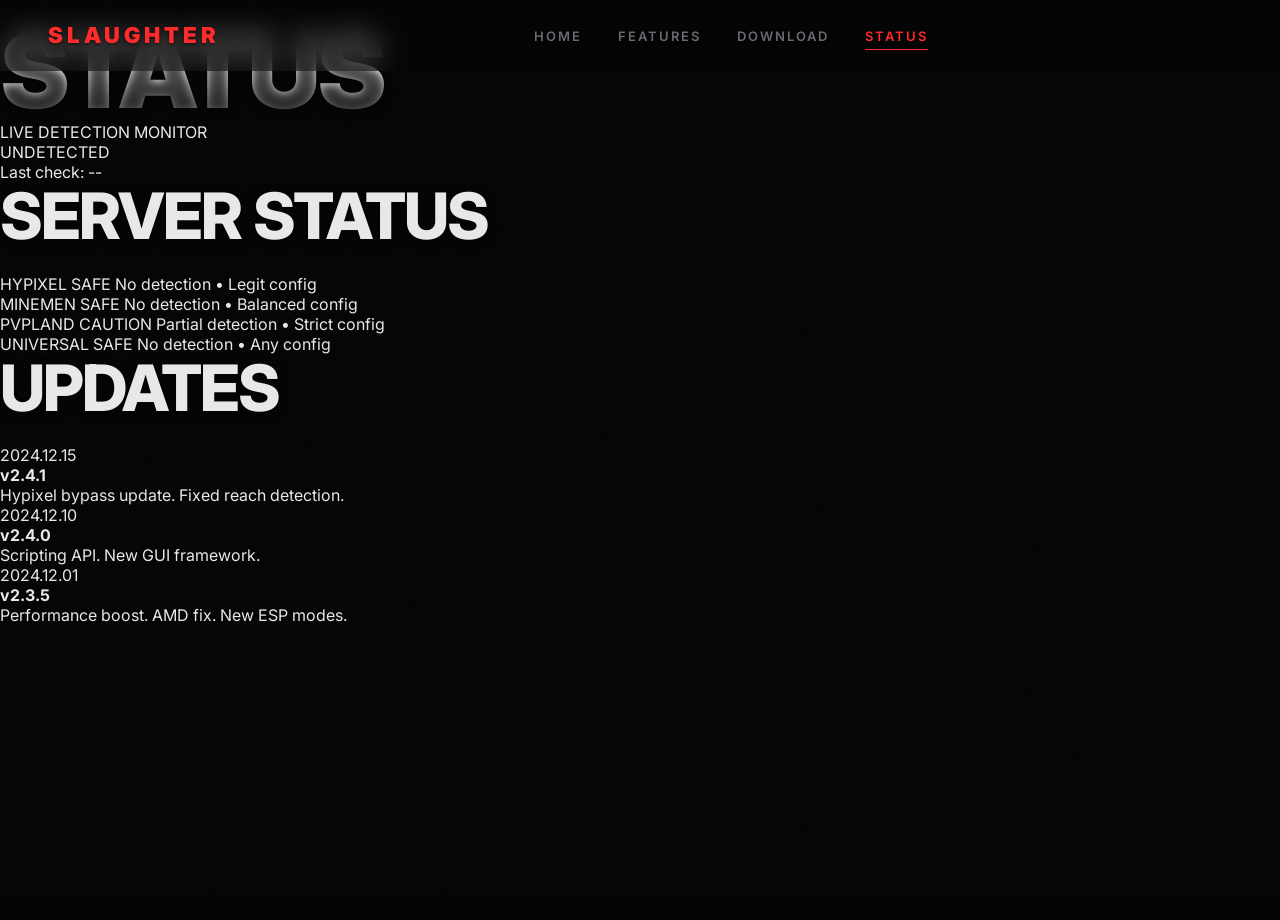
<file: status.html>
<!DOCTYPE html>
<html lang="en">
<head>
    <meta charset="UTF-8">
    <meta name="viewport" content="width=device-width, initial-scale=1.0">
    <title>SLAUGHTER - STATUS</title>
    <link rel="stylesheet" href="css/style.css">
    <link href="https://fonts.googleapis.com/css2?family=Inter:wght@400;700;900&display=swap" rel="stylesheet">
</head>
<body>
    <div class="noise"></div>
    <div class="scanlines"></div>
    <div class="page-transition"></div>

    <header>
        <nav>
            <a href="index.html" class="logo">
                <span class="logo-text">SLAUGHTER</span>
                <span class="logo-line"></span>
            </a>
            <ul class="nav-links">
                <li><a href="index.html">HOME</a></li>
                <li><a href="features.html">FEATURES</a></li>
                <li><a href="download.html">DOWNLOAD</a></li>
                <li><a href="status.html" class="active">STATUS</a></li>
            </ul>
            <div class="hamburger">
                <span></span>
                <span></span>
                <span></span>
            </div>
        </nav>
    </header>

    <main class="page status-page">
        <section class="page-hero">
            <h1 class="page-title">STATUS</h1>
            <p class="page-subtitle">LIVE DETECTION MONITOR</p>
        </section>

        <div class="status-circle-wrap">
            <div class="status-circle">
                <div class="status-ring"></div>
                <div class="status-dot"></div>
            </div>
            <p class="status-big-text">UNDETECTED</p>
            <p class="status-update">Last check: <span id="lastCheck">--</span></p>
        </div>

        <div class="servers">
            <h2 class="section-title">SERVER STATUS</h2>
            <div class="server-list">
                <div class="server-row">
                    <span class="srv-name">HYPIXEL</span>
                    <span class="srv-status safe">SAFE</span>
                    <span class="srv-info">No detection • Legit config</span>
                </div>
                <div class="server-row">
                    <span class="srv-name">MINEMEN</span>
                    <span class="srv-status safe">SAFE</span>
                    <span class="srv-info">No detection • Balanced config</span>
                </div>
                <div class="server-row">
                    <span class="srv-name">PVPLAND</span>
                    <span class="srv-status warn">CAUTION</span>
                    <span class="srv-info">Partial detection • Strict config</span>
                </div>
                <div class="server-row">
                    <span class="srv-name">UNIVERSAL</span>
                    <span class="srv-status safe">SAFE</span>
                    <span class="srv-info">No detection • Any config</span>
                </div>
            </div>
        </div>

        <div class="changelog">
            <h2 class="section-title">UPDATES</h2>
            <div class="update-item">
                <span class="upd-date">2024.12.15</span>
                <div><strong>v2.4.1</strong><p>Hypixel bypass update. Fixed reach detection.</p></div>
            </div>
            <div class="update-item">
                <span class="upd-date">2024.12.10</span>
                <div><strong>v2.4.0</strong><p>Scripting API. New GUI framework.</p></div>
            </div>
            <div class="update-item">
                <span class="upd-date">2024.12.01</span>
                <div><strong>v2.3.5</strong><p>Performance boost. AMD fix. New ESP modes.</p></div>
            </div>
        </div>
    </main>

    <script src="js/main.js"></script>
</body>
</html>
</file>
<file: css/style.css>
:root {
  --bg: #050506;
  --bg-2: #101013;
  --line: #1c1c20;
  --text: #e8e8ea;
  --muted: #6a6a72;
  --red: #ff2b2b;
  --red-dark: #a80f0f;
  --red-glow: rgba(255, 43, 43, 0.45);
  --white: #ffffff;
}

* { margin: 0; padding: 0; box-sizing: border-box; }
html { scroll-behavior: smooth; }

body {
  background: var(--bg);
  color: var(--text);
  font-family: 'Inter', sans-serif;
  overflow-x: hidden;
  -webkit-font-smoothing: antialiased;
  min-height: 100vh;
}

/* ===== 3D CANVAS ===== */
#three-canvas {
  position: fixed;
  inset: 0;
  z-index: 0;
  pointer-events: none;
  opacity: 1;
  /* убраны animation и filter — они ломают WebGL */
}

.vignette {
  position: fixed;
  inset: 0;
  z-index: 1;
  pointer-events: none;
  background:
    radial-gradient(ellipse at 50% 50%, transparent 0%, transparent 45%, rgba(0,0,0,0.75) 100%),
    linear-gradient(180deg, rgba(0,0,0,0.4) 0%, transparent 20%, transparent 80%, rgba(0,0,0,0.6) 100%);
}

.noise {
  position: fixed;
  inset: 0;
  z-index: 2;
  pointer-events: none;
  opacity: 0.035;
  background-image: url("data:image/svg+xml,%3Csvg viewBox='0 0 200 200' xmlns='http://www.w3.org/2000/svg'%3E%3Cfilter id='n'%3E%3CfeTurbulence type='fractalNoise' baseFrequency='0.9' numOctaves='2'/%3E%3C/filter%3E%3Crect width='100%25' height='100%25' filter='url(%23n)'/%3E%3C/svg%3E");
  mix-blend-mode: overlay;
}

/* ===== LOADER ===== */
#loader {
  position: fixed;
  inset: 0;
  z-index: 9999;
  background: var(--bg);
  display: flex;
  align-items: center;
  justify-content: center;
  flex-direction: column;
  gap: 28px;
  transition: opacity 0.8s ease, visibility 0.8s;
}
#loader.hidden { opacity: 0; visibility: hidden; }
.loader-text {
  font-family: 'JetBrains Mono', monospace;
  font-size: 13px;
  letter-spacing: 6px;
  color: var(--muted);
  text-transform: uppercase;
}
.loader-bar {
  width: 240px;
  height: 1px;
  background: var(--line);
  position: relative;
  overflow: hidden;
}
.loader-bar::after {
  content: '';
  position: absolute;
  inset: 0;
  background: var(--red);
  transform-origin: left;
  animation: loadBar 1.6s ease forwards;
}
@keyframes loadBar {
  from { transform: scaleX(0); }
  to { transform: scaleX(1); }
}

/* ===== NAV ===== */
nav {
  position: fixed;
  top: 0; left: 0; right: 0;
  z-index: 100;
  padding: 22px 48px;
  display: flex;
  align-items: center;
  justify-content: space-between;
  backdrop-filter: blur(14px);
  background: rgba(5,5,6,0.4);
  border-bottom: 1px solid transparent;
  transition: all 0.4s ease;
  opacity: 0;
  animation: fadeUp 0.8s 0.8s forwards;
}
nav.scrolled {
  border-bottom: 1px solid var(--line);
  padding: 16px 48px;
  background: rgba(5,5,6,0.75);
}
.logo {
  font-weight: 900;
  font-size: 22px;
  letter-spacing: 4px;
  display: flex;
  align-items: center;
  gap: 10px;
  text-decoration: none;
  color: var(--text);
}
.logo .dot {
  width: 8px; height: 8px;
  background: var(--red);
  border-radius: 50%;
  box-shadow: 0 0 12px var(--red), 0 0 24px var(--red-glow);
  animation: pulse 2s infinite;
}
@keyframes pulse {
  0%,100% { opacity: 1; transform: scale(1); }
  50% { opacity: 0.5; transform: scale(0.8); }
}
.logo span { color: var(--red); }

.nav-links {
  display: flex;
  gap: 36px;
  list-style: none;
}
.nav-links a {
  color: var(--muted);
  text-decoration: none;
  font-size: 13px;
  letter-spacing: 2px;
  text-transform: uppercase;
  font-weight: 600;
  transition: color 0.3s;
  position: relative;
}
.nav-links a::after {
  content: '';
  position: absolute;
  bottom: -6px; left: 0;
  width: 0; height: 1px;
  background: var(--red);
  transition: width 0.3s;
}
.nav-links a:hover { color: var(--white); }
.nav-links a:hover::after { width: 100%; }
.nav-links a.active { color: var(--red); }
.nav-links a.active::after { width: 100%; }

/* ===== BURGER ===== */
.burger {
  display: none;
  background: none;
  border: none;
  cursor: pointer;
  flex-direction: column;
  gap: 5px;
  padding: 8px;
}
.burger span {
  width: 22px;
  height: 2px;
  background: var(--text);
  transition: all 0.3s;
  display: block;
}

/* ===== MOBILE MENU ===== */
.mobile-menu {
  position: fixed;
  top: 0; right: 0;
  width: 100%;
  height: 100vh;
  background: rgba(5,5,6,0.98);
  backdrop-filter: blur(20px);
  z-index: 99;
  display: flex;
  align-items: center;
  justify-content: center;
  transform: translateX(100%);
  transition: transform 0.5s cubic-bezier(0.4,0,0.2,1);
}
.mobile-menu.open { transform: translateX(0); }
.mobile-menu ul {
  list-style: none;
  text-align: center;
}
.mobile-menu li { margin: 24px 0; }
.mobile-menu a {
  color: var(--text);
  text-decoration: none;
  font-size: 28px;
  font-weight: 800;
  letter-spacing: 3px;
  text-transform: uppercase;
  transition: color 0.3s;
}
.mobile-menu a:hover { color: var(--red); }

/* ===== HERO ===== */
.hero {
  position: relative;
  z-index: 2;
  min-height: 100vh;
  display: flex;
  flex-direction: column;
  align-items: center;
  justify-content: center;
  text-align: center;
  padding: 0 24px;
  pointer-events: none;
}
.hero > * { pointer-events: auto; }

.badge {
  display: inline-flex;
  align-items: center;
  gap: 10px;
  padding: 8px 18px;
  border: 1px solid var(--line);
  border-radius: 100px;
  font-size: 12px;
  letter-spacing: 3px;
  text-transform: uppercase;
  color: var(--muted);
  font-family: 'JetBrains Mono', monospace;
  margin-bottom: 40px;
  background: rgba(10,10,11,0.5);
  backdrop-filter: blur(10px);
  opacity: 0;
  animation: fadeUp 0.8s 1s forwards;
}
.badge .live {
  width: 6px; height: 6px;
  background: #2bff6a;
  border-radius: 50%;
  box-shadow: 0 0 8px #2bff6a;
  animation: pulse 2s infinite;
}

h1.title {
  font-size: clamp(64px, 14vw, 200px);
  font-weight: 900;
  letter-spacing: -0.04em;
  line-height: 0.9;
  background: linear-gradient(180deg, #fff 0%, #fff 40%, #4a4a52 100%);
  -webkit-background-clip: text;
  background-clip: text;
  color: transparent;
  opacity: 0;
  animation: fadeUp 1.2s 1.2s forwards;
  position: relative;
}
h1.title::before {
  content: attr(data-text);
  position: absolute;
  inset: 0;
  background: linear-gradient(180deg, var(--red) 0%, transparent 70%);
  -webkit-background-clip: text;
  background-clip: text;
  color: transparent;
  filter: blur(30px);
  opacity: 0.7;
  z-index: -1;
}

.subtitle {
  font-family: 'JetBrains Mono', monospace;
  font-size: clamp(14px, 1.6vw, 18px);
  color: var(--muted);
  letter-spacing: 6px;
  text-transform: uppercase;
  margin-top: 24px;
  opacity: 0;
  animation: fadeUp 1s 1.5s forwards;
}
.subtitle b { color: var(--red); font-weight: 700; }

.hero-cta {
  margin-top: 60px;
  display: flex;
  gap: 20px;
  flex-wrap: wrap;
  justify-content: center;
  opacity: 0;
  animation: fadeUp 1s 1.7s forwards;
}

.btn {
  position: relative;
  padding: 18px 42px;
  font-size: 13px;
  letter-spacing: 3px;
  text-transform: uppercase;
  font-weight: 700;
  text-decoration: none;
  border: none;
  cursor: pointer;
  font-family: 'Inter', sans-serif;
  overflow: hidden;
  transition: all 0.35s cubic-bezier(0.4,0,0.2,1);
  border-radius: 2px;
  display: inline-flex;
  align-items: center;
  justify-content: center;
}

.btn-primary {
  background: var(--red);
  color: #fff;
}
.btn-primary::before {
  content: '';
  position: absolute;
  inset: 0;
  background: linear-gradient(120deg, transparent, rgba(255,255,255,0.4), transparent);
  transform: translateX(-100%);
  transition: transform 0.6s;
}
.btn-primary:hover {
  box-shadow: 0 0 40px var(--red-glow), 0 0 80px var(--red-glow);
  transform: translateY(-3px);
  background: #ff4444;
}
.btn-primary:hover::before { transform: translateX(100%); }

.btn-ghost {
  background: rgba(10,10,11,0.5);
  backdrop-filter: blur(10px);
  color: var(--text);
  border: 1px solid var(--line);
}
.btn-ghost:hover {
  border-color: var(--red);
  color: var(--red);
  transform: translateY(-3px);
}

/* ===== SCROLL HINT ===== */
.scroll-hint {
  position: absolute;
  bottom: 40px;
  left: 50%;
  transform: translateX(-50%);
  display: flex;
  flex-direction: column;
  align-items: center;
  gap: 12px;
  opacity: 0;
  animation: fadeUp 1s 2.2s forwards;
}
.scroll-hint span {
  font-size: 10px;
  letter-spacing: 4px;
  color: var(--muted);
  text-transform: uppercase;
  font-family: 'JetBrains Mono', monospace;
}
.mouse {
  width: 22px; height: 36px;
  border: 1px solid var(--line);
  border-radius: 12px;
  position: relative;
}
.mouse::before {
  content: '';
  position: absolute;
  top: 8px; left: 50%;
  transform: translateX(-50%);
  width: 3px; height: 6px;
  background: var(--red);
  border-radius: 2px;
  animation: scrollDown 1.8s infinite;
}
@keyframes scrollDown {
  0% { opacity: 0; transform: translate(-50%, 0); }
  40% { opacity: 1; }
  80% { opacity: 0; transform: translate(-50%, 12px); }
  100% { opacity: 0; }
}

/* ===== PAGE HEADER ===== */
.page-header {
  position: relative;
  z-index: 2;
  padding: 200px 48px 40px;
  max-width: 1300px;
  margin: 0 auto;
  text-align: center;
  display: flex;
  flex-direction: column;
  align-items: center;
}
.page-title {
  font-size: clamp(48px, 8vw, 108px);
  font-weight: 900;
  letter-spacing: -0.03em;
  line-height: 1;
  background: linear-gradient(180deg, #fff 0%, #fff 50%, #4a4a52 100%);
  -webkit-background-clip: text;
  background-clip: text;
  color: transparent;
  margin-top: 20px;
}
.page-title em {
  font-style: normal;
  color: var(--red);
  -webkit-text-fill-color: var(--red);
}

/* ===== SECTIONS ===== */
.section {
  position: relative;
  z-index: 2;
  padding: 100px 48px;
  max-width: 1300px;
  margin: 0 auto;
}

.section-label {
  font-family: 'JetBrains Mono', monospace;
  font-size: 12px;
  letter-spacing: 4px;
  color: var(--red);
  text-transform: uppercase;
  margin-bottom: 20px;
  display: flex;
  align-items: center;
  gap: 14px;
}
.section-label::before {
  content: '';
  width: 40px; height: 1px;
  background: var(--red);
}

h2.section-title {
  font-size: clamp(36px, 5vw, 64px);
  font-weight: 800;
  letter-spacing: -0.03em;
  line-height: 1.05;
  margin-bottom: 24px;
}
h2.section-title em { font-style: normal; color: var(--red); }

.section-desc {
  color: var(--muted);
  font-size: 17px;
  line-height: 1.7;
  max-width: 620px;
  margin-bottom: 70px;
}

/* ===== STATS STRIP ===== */
.stats-strip {
  position: relative;
  z-index: 2;
  display: grid;
  grid-template-columns: repeat(4, 1fr);
  gap: 1px;
  background: var(--line);
  border-top: 1px solid var(--line);
  border-bottom: 1px solid var(--line);
  max-width: 1300px;
  margin: 0 auto;
}
.stat {
  background: rgba(10,10,11,0.6);
  backdrop-filter: blur(10px);
  padding: 48px 24px;
  text-align: center;
  transition: background 0.4s;
}
.stat:hover { background: rgba(20,20,24,0.9); }
.stat-num {
  font-family: 'JetBrains Mono', monospace;
  font-size: 42px;
  font-weight: 700;
  color: var(--red);
  margin-bottom: 8px;
  letter-spacing: -0.02em;
}
.stat-label {
  font-size: 12px;
  letter-spacing: 3px;
  color: var(--muted);
  text-transform: uppercase;
  font-family: 'JetBrains Mono', monospace;
}

/* ===== FEATURES ===== */
.features-grid {
  display: grid;
  grid-template-columns: repeat(auto-fit, minmax(280px, 1fr));
  gap: 1px;
  background: var(--line);
  border: 1px solid var(--line);
}
.feature {
  background: rgba(16,16,19,0.85);
  padding: 44px 36px;
  transition: all 0.4s cubic-bezier(0.4,0,0.2,1);
  position: relative;
  overflow: hidden;
}
.feature::before {
  content: '';
  position: absolute;
  top: 0; left: 0;
  width: 100%; height: 2px;
  background: var(--red);
  transform: scaleX(0);
  transform-origin: left;
  transition: transform 0.5s cubic-bezier(0.4,0,0.2,1);
}
.feature:hover { background: rgba(20,20,24,0.95); transform: translateY(-2px); }
.feature:hover::before { transform: scaleX(1); }
.feature-num {
  font-family: 'JetBrains Mono', monospace;
  font-size: 12px;
  color: var(--red);
  letter-spacing: 2px;
  margin-bottom: 24px;
}
.feature h3 {
  font-size: 20px;
  font-weight: 700;
  margin-bottom: 14px;
  letter-spacing: -0.01em;
}
.feature p {
  color: var(--muted);
  font-size: 14px;
  line-height: 1.7;
}

/* ===== CTA STRIP ===== */
.cta-strip {
  position: relative;
  z-index: 2;
  padding: 100px 48px;
  max-width: 1300px;
  margin: 0 auto;
  text-align: center;
}
.cta-content {
  display: flex;
  flex-direction: column;
  align-items: center;
}
.cta-content .section-label { justify-content: center; }
.cta-content .section-label::before { display: none; }
.cta-content .section-desc { text-align: center; margin-bottom: 40px; }

/* ===== DOWNLOAD CARD ===== */
.download-wrap { display: flex; justify-content: center; }
.download-card {
  width: 100%;
  max-width: 760px;
  background: linear-gradient(180deg, rgba(20,20,24,0.92) 0%, rgba(13,13,16,0.95) 100%);
  backdrop-filter: blur(20px);
  border: 1px solid var(--line);
  padding: 56px;
  position: relative;
  overflow: hidden;
  transition: border-color 0.4s, transform 0.4s;
}
.download-card:hover {
  border-color: rgba(255,43,43,0.4);
  transform: translateY(-4px);
}
.download-card::before {
  content: '';
  position: absolute;
  top: -50%; right: -50%;
  width: 100%; height: 100%;
  background: radial-gradient(circle, var(--red-glow) 0%, transparent 60%);
  opacity: 0.15;
  pointer-events: none;
}
.dl-header {
  display: flex;
  justify-content: space-between;
  align-items: flex-start;
  flex-wrap: wrap;
  gap: 20px;
  margin-bottom: 40px;
}
.dl-name {
  font-size: 32px;
  font-weight: 900;
  letter-spacing: -0.02em;
}
.dl-name span { color: var(--red); }
.dl-ver {
  font-family: 'JetBrains Mono', monospace;
  font-size: 12px;
  color: var(--muted);
  letter-spacing: 2px;
  margin-top: 8px;
}
.dl-meta {
  display: grid;
  grid-template-columns: repeat(3, 1fr);
  gap: 20px;
  margin-bottom: 40px;
  padding: 24px 0;
  border-top: 1px solid var(--line);
  border-bottom: 1px solid var(--line);
}
.meta-item .k {
  font-family: 'JetBrains Mono', monospace;
  font-size: 11px;
  color: var(--muted);
  letter-spacing: 2px;
  text-transform: uppercase;
  margin-bottom: 8px;
}
.meta-item .v {
  font-size: 15px;
  font-weight: 600;
  color: var(--text);
}
.meta-item .v.green { color: #2bff6a; }

.download-btn {
  display: flex;
  align-items: center;
  justify-content: center;
  gap: 14px;
  width: 100%;
  padding: 22px;
  background: var(--red);
  color: #fff;
  text-decoration: none;
  font-weight: 800;
  letter-spacing: 3px;
  text-transform: uppercase;
  font-size: 14px;
  position: relative;
  overflow: hidden;
  transition: all 0.35s;
  border-radius: 2px;
}
.download-btn:hover {
  background: #ff4444;
  box-shadow: 0 0 50px var(--red-glow);
  letter-spacing: 5px;
}
.download-btn svg { transition: transform 0.35s; }
.download-btn:hover svg { transform: translateY(3px); }

.dl-note {
  margin-top: 20px;
  font-size: 12px;
  color: var(--muted);
  text-align: center;
  font-family: 'JetBrains Mono', monospace;
  letter-spacing: 1px;
}

/* ===== VERSIONS TABLE ===== */
.versions-table {
  border: 1px solid var(--line);
  background: rgba(10,10,11,0.6);
  backdrop-filter: blur(10px);
}
.vrow {
  display: grid;
  grid-template-columns: 1.5fr 1fr 1fr 1fr 1fr;
  gap: 16px;
  padding: 22px 28px;
  border-bottom: 1px solid var(--line);
  align-items: center;
  font-size: 14px;
  transition: background 0.3s;
}
.vrow:last-child { border-bottom: none; }
.vrow:hover { background: rgba(20,20,24,0.6); }
.vrow-header {
  font-family: 'JetBrains Mono', monospace;
  font-size: 11px;
  letter-spacing: 2px;
  text-transform: uppercase;
  color: var(--muted);
  background: rgba(16,16,19,0.8);
}
.vrow .tag {
  font-family: 'JetBrains Mono', monospace;
  font-size: 10px;
  color: var(--red);
  border: 1px solid var(--red);
  padding: 2px 8px;
  border-radius: 100px;
  margin-left: 8px;
  letter-spacing: 1px;
}
.vrow .v.green { color: #2bff6a; }
.vrow .v.muted { color: var(--muted); }
.vlink {
  color: var(--red);
  text-decoration: none;
  font-weight: 600;
  font-size: 13px;
  letter-spacing: 1px;
  text-transform: uppercase;
  transition: color 0.3s;
}
.vlink:hover { color: #ff4444; }

/* ===== STEPS ===== */
.steps {
  display: grid;
  grid-template-columns: repeat(auto-fit, minmax(240px, 1fr));
  gap: 40px;
}
.step {
  position: relative;
  padding-top: 30px;
  border-top: 1px solid var(--line);
  transition: border-color 0.4s;
}
.step:hover { border-color: var(--red); }
.step-num {
  font-family: 'JetBrains Mono', monospace;
  font-size: 48px;
  font-weight: 700;
  color: var(--line);
  position: absolute;
  top: 20px; right: 0;
  line-height: 1;
  transition: color 0.4s;
}
.step:hover .step-num { color: rgba(255,43,43,0.3); }
.step h4 {
  font-size: 17px;
  font-weight: 700;
  margin-bottom: 12px;
  margin-top: 30px;
}
.step p {
  font-size: 14px;
  color: var(--muted);
  line-height: 1.7;
}
.step code, .ilink, code {
  font-family: 'JetBrains Mono', monospace;
  background: rgba(255,43,43,0.1);
  color: var(--red);
  padding: 2px 8px;
  border-radius: 3px;
  font-size: 13px;
  text-decoration: none;
}
.ilink {
  border-bottom: 1px dashed var(--red);
  background: none;
  padding: 0;
}
.ilink:hover { background: rgba(255,43,43,0.1); }

/* ===== REQUIREMENTS ===== */
.requirements {
  display: grid;
  grid-template-columns: repeat(auto-fit, minmax(280px, 1fr));
  gap: 1px;
  background: var(--line);
  border: 1px solid var(--line);
}
.req-col {
  background: rgba(16,16,19,0.85);
  padding: 44px 36px;
}
.req-col h3 {
  font-size: 18px;
  font-weight: 700;
  margin-bottom: 24px;
  color: var(--red);
  font-family: 'JetBrains Mono', monospace;
  letter-spacing: 2px;
  text-transform: uppercase;
}
.req-col ul { list-style: none; }
.req-col li {
  padding: 12px 0;
  border-bottom: 1px solid var(--line);
  color: var(--muted);
  font-size: 14px;
  display: flex;
  align-items: center;
  gap: 10px;
}
.req-col li::before {
  content: '▸';
  color: var(--red);
  font-size: 12px;
}
.req-col li:last-child { border-bottom: none; }

/* ===== NOTES ===== */
.notes {
  display: grid;
  gap: 16px;
}
.note {
  display: flex;
  gap: 24px;
  padding: 28px 32px;
  background: rgba(16,16,19,0.85);
  border: 1px solid var(--line);
  border-left: 3px solid var(--red);
  transition: all 0.3s;
  align-items: flex-start;
}
.note:hover {
  background: rgba(20,20,24,0.95);
  transform: translateX(4px);
}
.note-icon {
  font-family: 'JetBrains Mono', monospace;
  font-size: 22px;
  font-weight: 700;
  color: var(--red);
  border: 1px solid var(--red);
  width: 36px;
  height: 36px;
  display: flex;
  align-items: center;
  justify-content: center;
  border-radius: 50%;
  flex-shrink: 0;
}
.note h4 {
  font-size: 16px;
  font-weight: 700;
  margin-bottom: 8px;
}
.note p {
  color: var(--muted);
  font-size: 14px;
  line-height: 1.7;
}

/* ===== FAQ ===== */
.faq-list {
  max-width: 820px;
  margin: 0 auto;
}
.faq-item {
  border-bottom: 1px solid var(--line);
}
.faq-q {
  width: 100%;
  background: none;
  border: none;
  color: var(--text);
  font-family: 'Inter', sans-serif;
  font-size: 18px;
  font-weight: 600;
  text-align: left;
  padding: 28px 0;
  cursor: pointer;
  display: flex;
  justify-content: space-between;
  align-items: center;
  gap: 20px;
  transition: color 0.3s;
}
.faq-q:hover { color: var(--red); }
.faq-icon {
  font-family: 'JetBrains Mono', monospace;
  font-size: 24px;
  color: var(--red);
  transition: transform 0.4s;
  flex-shrink: 0;
}
.faq-item.open .faq-icon { transform: rotate(45deg); }
.faq-a {
  max-height: 0;
  overflow: hidden;
  transition: max-height 0.4s ease, padding 0.4s ease;
}
.faq-item.open .faq-a {
  max-height: 300px;
  padding-bottom: 28px;
}
.faq-a p {
  color: var(--muted);
  font-size: 15px;
  line-height: 1.75;
}

/* ===== FOOTER ===== */
footer {
  position: relative;
  z-index: 2;
  border-top: 1px solid var(--line);
  padding: 48px;
  display: flex;
  justify-content: space-between;
  align-items: center;
  flex-wrap: wrap;
  gap: 20px;
  max-width: 1300px;
  margin: 0 auto;
  background: rgba(5,5,6,0.4);
  backdrop-filter: blur(10px);
}
footer .copy {
  font-family: 'JetBrains Mono', monospace;
  font-size: 12px;
  color: var(--muted);
  letter-spacing: 1px;
}
footer .copy span { color: var(--red); }
.socials { display: flex; gap: 24px; }
.socials a {
  color: var(--muted);
  font-size: 12px;
  letter-spacing: 2px;
  text-transform: uppercase;
  text-decoration: none;
  font-weight: 600;
  transition: color 0.3s;
}
.socials a:hover { color: var(--red); }

/* ===== ANIMATIONS ===== */
@keyframes fadeUp {
  from { opacity: 0; transform: translateY(30px); }
  to { opacity: 1; transform: translateY(0); }
}
.reveal {
  opacity: 0;
  transform: translateY(40px);
  transition: opacity 0.9s cubic-bezier(0.4,0,0.2,1), transform 0.9s cubic-bezier(0.4,0,0.2,1);
}
.reveal.visible {
  opacity: 1;
  transform: translateY(0);
}

/* ===== RESPONSIVE ===== */
@media (max-width: 900px) {
  .nav-links { display: none; }
  .burger { display: flex; }
  .stats-strip { grid-template-columns: repeat(2, 1fr); }
}
@media (max-width: 768px) {
  nav { padding: 18px 24px; }
  nav.scrolled { padding: 14px 24px; }
  .page-header { padding: 140px 24px 40px; }
  .section { padding: 70px 24px; }
  .cta-strip { padding: 70px 24px; }
  .download-card { padding: 36px 24px; }
  .dl-meta { grid-template-columns: 1fr; gap: 16px; }
  footer { padding: 36px 24px; }
  .vrow { grid-template-columns: 1fr 1fr; font-size: 13px; padding: 18px 16px; }
  .vrow-header { display: none; }
  .vrow > div:nth-child(2),
  .vrow > div:nth-child(3) { display: none; }
}

::-webkit-scrollbar { width: 10px; }
::-webkit-scrollbar-track { background: var(--bg); }
::-webkit-scrollbar-thumb { background: var(--line); }
::-webkit-scrollbar-thumb:hover { background: var(--red-dark); }
::selection { background: var(--red); color: #fff; }
/* ================================================================
   PATCH — SLAUGHTER v2
   ================================================================ */

/* 1. Убираем stats-strip полностью */
.stats-strip { display: none !important; }

/* 3. Title — новый визуал (split-glitch + shimmer + soft shadow) */
h1.title {
  font-size: clamp(64px, 14vw, 200px);
  font-weight: 900;
  letter-spacing: -0.045em;
  line-height: 0.9;
  background: linear-gradient(
    180deg,
    #ffffff 0%,
    #f5f5f7 30%,
    #b8b8be 55%,
    #6a6a72 75%,
    #3a3a42 100%
  );
  -webkit-background-clip: text;
  background-clip: text;
  color: transparent;
  opacity: 0;
  animation: titleDrop 1.4s 0.9s cubic-bezier(0.16, 1, 0.3, 1) forwards;
  position: relative;
  text-shadow: 0 4px 40px rgba(255, 43, 43, 0.12);
  filter: drop-shadow(0 2px 1px rgba(0,0,0,0.8));
  isolation: isolate;
}

/* Красное свечение сзади */
h1.title::before {
  content: attr(data-text);
  position: absolute;
  inset: 0;
  background: linear-gradient(180deg, var(--red) 0%, transparent 60%);
  -webkit-background-clip: text;
  background-clip: text;
  color: transparent;
  filter: blur(50px);
  opacity: 0.45;
  z-index: -1;
  pointer-events: none;
}

/* Shimmer-полоса по тексту */
h1.title::after {
  content: attr(data-text);
  position: absolute;
  inset: 0;
  background: linear-gradient(
    100deg,
    transparent 30%,
    rgba(255, 255, 255, 0.9) 48%,
    rgba(255, 100, 100, 0.6) 52%,
    transparent 70%
  );
  -webkit-background-clip: text;
  background-clip: text;
  color: transparent;
  background-size: 300% 100%;
  background-position: -150% 0;
  animation: shimmer 5s ease-in-out 2s infinite;
  pointer-events: none;
  mix-blend-mode: screen;
}

@keyframes titleDrop {
  0% {
    opacity: 0;
    transform: translateY(60px) scale(0.96);
    filter: blur(20px) drop-shadow(0 2px 1px rgba(0,0,0,0.8));
  }
  60% {
    opacity: 1;
    filter: blur(0px) drop-shadow(0 2px 1px rgba(0,0,0,0.8));
  }
  100% {
    opacity: 1;
    transform: translateY(0) scale(1);
  }
}

@keyframes shimmer {
  0%   { background-position: -150% 0; }
  40%  { background-position: 250% 0; }
  100% { background-position: 250% 0; }
}

/* 4. Фон — звёзды НЕ перекрывают текст */
.hero, .section, .page-header, footer, nav {
  text-shadow: 0 1px 3px rgba(0,0,0,0.6);
}

.section-title, .page-title, .dl-name, h4, h3 {
  text-shadow: 0 2px 8px rgba(0,0,0,0.7);
}

.section-desc, .subtitle {
  text-shadow: 0 1px 4px rgba(0,0,0,0.8);
}

/* Vignette сильнее на центре — фон не лезет */
.vignette {
  background:
    radial-gradient(ellipse at 50% 50%, rgba(5,5,6,0.35) 0%, transparent 35%, rgba(0,0,0,0.75) 100%),
    linear-gradient(180deg, rgba(0,0,0,0.5) 0%, transparent 22%, transparent 78%, rgba(0,0,0,0.7) 100%);
}

/* ================================================================
   🔥 PAGE TRANSITION — лютый переход между страницами
   ================================================================ */
#page-transition {
  position: fixed;
  inset: 0;
  z-index: 10000;
  pointer-events: none;
  display: flex;
  align-items: center;
  justify-content: center;
  visibility: hidden;
}

#page-transition.active {
  visibility: visible;
  pointer-events: all;
}

/* Красная заливка-шторка */
#page-transition .curtain {
  position: absolute;
  inset: 0;
  background: linear-gradient(
    135deg,
    #ff2b2b 0%,
    #a80f0f 40%,
    #4a0505 100%
  );
  transform: scaleY(0);
  transform-origin: bottom;
  transition: transform 0.55s cubic-bezier(0.76, 0, 0.24, 1);
}

#page-transition.active .curtain {
  transform: scaleY(1);
  transform-origin: bottom;
}

/* Glitch-полосы поверх шторки */
#page-transition .glitch-strips {
  position: absolute;
  inset: 0;
  background:
    repeating-linear-gradient(
      0deg,
      rgba(0,0,0,0.4) 0px,
      rgba(0,0,0,0.4) 2px,
      transparent 2px,
      transparent 6px
    );
  mix-blend-mode: multiply;
  opacity: 0;
  transition: opacity 0.2s;
}

#page-transition.active .glitch-strips {
  opacity: 1;
  animation: glitchShift 0.35s steps(3) infinite;
}

@keyframes glitchShift {
  0%   { transform: translateY(0); }
  33%  { transform: translateY(-3px); }
  66%  { transform: translateY(2px); }
  100% { transform: translateY(0); }
}

/* Центральный лого-текст */
#page-transition .transition-label {
  position: relative;
  z-index: 2;
  font-family: 'JetBrains Mono', monospace;
  font-size: 16px;
  letter-spacing: 10px;
  color: #fff;
  text-transform: uppercase;
  font-weight: 700;
  opacity: 0;
  transform: translateY(20px);
  transition: opacity 0.3s 0.2s, transform 0.3s 0.2s;
  text-shadow: 0 0 20px rgba(255,255,255,0.5), 0 0 40px rgba(255,100,100,0.8);
}

#page-transition.active .transition-label {
  opacity: 1;
  transform: translateY(0);
  animation: labelFlicker 0.6s 0.4s steps(2) infinite;
}

@keyframes labelFlicker {
  0%, 100% { opacity: 1; }
  50% { opacity: 0.7; }
}

/* ================================================================
   ✨ Улучшенные анимации — reveal, hero, hover
   ================================================================ */

/* Reveal с blur + scale + slide */
.reveal {
  opacity: 0;
  transform: translateY(60px) scale(0.97);
  filter: blur(8px);
  transition:
    opacity 1.1s cubic-bezier(0.16, 1, 0.3, 1),
    transform 1.1s cubic-bezier(0.16, 1, 0.3, 1),
    filter 1.1s cubic-bezier(0.16, 1, 0.3, 1);
  will-change: opacity, transform, filter;
}

.reveal.visible {
  opacity: 1;
  transform: translateY(0) scale(1);
  filter: blur(0);
}

/* Badge — с мягким появлением сверху */
.badge {
  animation: badgeDrop 1s 0.4s cubic-bezier(0.34, 1.56, 0.64, 1) forwards;
  opacity: 0;
}

@keyframes badgeDrop {
  0% { opacity: 0; transform: translateY(-30px) scale(0.9); }
  100% { opacity: 1; transform: translateY(0) scale(1); }
}

/* Subtitle — typing-эффект через clip-path */
.subtitle {
  opacity: 0;
  animation: subtitleReveal 1.4s 1.6s cubic-bezier(0.16, 1, 0.3, 1) forwards;
  clip-path: inset(0 100% 0 0);
}

@keyframes subtitleReveal {
  0% {
    opacity: 0;
    clip-path: inset(0 100% 0 0);
    letter-spacing: 12px;
  }
  40% {
    opacity: 1;
    clip-path: inset(0 0 0 0);
  }
  100% {
    opacity: 1;
    clip-path: inset(0 0 0 0);
    letter-spacing: 6px;
  }
}

/* CTA-кнопки — с bounce-in */
.hero-cta {
  opacity: 0;
  animation: ctaPop 1s 2s cubic-bezier(0.34, 1.56, 0.64, 1) forwards;
}

@keyframes ctaPop {
  0% { opacity: 0; transform: translateY(40px) scale(0.9); }
  100% { opacity: 1; transform: translateY(0) scale(1); }
}

/* Кнопки — усовершенствованный hover */
.btn {
  transition: all 0.4s cubic-bezier(0.34, 1.56, 0.64, 1);
}

.btn-primary:hover {
  transform: translateY(-4px) scale(1.02);
  box-shadow:
    0 0 40px var(--red-glow),
    0 0 80px var(--red-glow),
    0 10px 30px rgba(255, 43, 43, 0.3);
}

.btn-ghost:hover {
  transform: translateY(-4px) scale(1.02);
  box-shadow: 0 0 30px rgba(255, 43, 43, 0.2);
}

/* Логотип — красная точка пульсирует агрессивнее */
.logo .dot {
  animation: hardPulse 1.5s ease-in-out infinite;
}

@keyframes hardPulse {
  0%, 100% {
    transform: scale(1);
    box-shadow: 0 0 8px var(--red), 0 0 20px var(--red-glow);
  }
  50% {
    transform: scale(1.4);
    box-shadow: 0 0 16px var(--red), 0 0 40px var(--red-glow), 0 0 60px var(--red-glow);
  }
}

/* Feature cards — глубже hover */
.feature {
  transition: all 0.5s cubic-bezier(0.16, 1, 0.3, 1);
}

.feature:hover {
  transform: translateY(-6px);
  background: rgba(24, 24, 30, 0.98);
  box-shadow: 0 20px 60px rgba(0,0,0,0.6), 0 0 0 1px rgba(255,43,43,0.15);
}

/* Scroll-hint — плавнее */
.scroll-hint {
  animation: fadeUp 1s 2.6s forwards;
}

/* Навигация — активная ссылка с подчёркиванием слайд */
.nav-links a::after {
  transition: width 0.4s cubic-bezier(0.34, 1.56, 0.64, 1);
}

/* Download кнопка — магнитный эффект */
.download-btn {
  transition: all 0.5s cubic-bezier(0.34, 1.56, 0.64, 1);
}

.download-btn:hover {
  letter-spacing: 6px;
  box-shadow:
    0 0 50px var(--red-glow),
    0 0 100px var(--red-glow),
    inset 0 0 20px rgba(255,255,255,0.1);
  transform: translateY(-3px);
}

/* FAQ — плавнее раскрытие */
.faq-a {
  transition: max-height 0.5s cubic-bezier(0.16, 1, 0.3, 1), padding 0.5s cubic-bezier(0.16, 1, 0.3, 1), opacity 0.3s;
  opacity: 0;
}

.faq-item.open .faq-a {
  opacity: 1;
}

/* Step — glow на hover */
.step {
  transition: all 0.4s cubic-bezier(0.16, 1, 0.3, 1);
}
.step:hover {
  transform: translateX(8px);
}

/* Note — slide-in */
.note {
  transition: all 0.5s cubic-bezier(0.16, 1, 0.3, 1);
}
.note:hover {
  transform: translateX(10px);
  border-left-color: #ff6666;
  box-shadow: -4px 0 20px rgba(255,43,43,0.2);
}

/* VRow — hover glow */
.vrow {
  transition: background 0.35s, box-shadow 0.35s;
}
.vrow:hover {
  box-shadow: inset 4px 0 0 var(--red);
}

/* Плавный скролл всего сайта */
html { scroll-behavior: smooth; }

/* Loader — более лютый */
.loader-bar::after {
  animation: loadBar 1.2s cubic-bezier(0.65, 0, 0.35, 1) forwards;
}

#loader.hidden {
  transition: opacity 0.6s, visibility 0.6s;
}
/* ================================================================
   WELCOME OVERLAY — после warp-перехода
   ================================================================ */
#welcome-overlay {
  position: fixed;
  inset: 0;
  z-index: 9998;
  display: flex;
  align-items: center;
  justify-content: center;
  background: rgba(5, 5, 6, 0.55);
  backdrop-filter: blur(10px);
  -webkit-backdrop-filter: blur(10px);
  pointer-events: none;
  opacity: 0;
  visibility: hidden;
  transition: opacity 0.8s, visibility 0.8s;
}

#welcome-overlay.active {
  opacity: 1;
  visibility: visible;
}

#welcome-overlay.dismiss {
  opacity: 0;
  transition: opacity 1.2s;
}

.welcome-text {
  font-family: 'JetBrains Mono', monospace;
  font-size: clamp(20px, 3vw, 44px);
  color: #fff;
  letter-spacing: 8px;
  text-transform: uppercase;
  font-weight: 700;
  text-align: center;
  padding: 0 24px;
  text-shadow:
    0 0 20px rgba(255, 255, 255, 0.5),
    0 0 40px rgba(255, 100, 100, 0.8),
    0 0 80px var(--red);
  animation: welcomePulse 1.6s ease-in-out infinite;
}

.welcome-text span {
  color: var(--red);
  margin-left: 16px;
  text-shadow:
    0 0 20px var(--red),
    0 0 40px var(--red-glow),
    0 0 80px var(--red-glow);
}

@keyframes welcomePulse {
  0%, 100% { transform: scale(1); }
  50% { transform: scale(1.04); }
}

/* ================================================================
   REVEAL-IN — blur-in контента после warp
   ================================================================ */
body.reveal-in > * {
  animation: revealSiteIn 1.8s 0.2s cubic-bezier(0.16, 1, 0.3, 1) both;
}

@keyframes revealSiteIn {
  0% {
    opacity: 0;
    filter: blur(20px);
    transform: scale(1.03);
  }
  100% {
    opacity: 1;
    filter: blur(0);
    transform: scale(1);
  }
}

/* ВАЖНО: canvas и overlays не трогаем */
body.reveal-in > #three-canvas,
body.reveal-in > .vignette,
body.reveal-in > .noise,
body.reveal-in > #loader,
body.reveal-in > #page-transition,
body.reveal-in > #welcome-overlay {
  animation: none;
  opacity: 1;
}
/* ================================================================
   NAV AVATAR + DROPDOWN
   ================================================================ */
.nav-user {
  position: relative;
  margin-left: 32px;
  padding-left: 32px;
  border-left: 1px solid var(--line);
  display: flex;
  align-items: center;
}

.nav-avatar {
  position: relative;
  width: 42px;
  height: 42px;
  border-radius: 50%;
  background: linear-gradient(135deg, #ff2b2b 0%, #a80f0f 100%);
  border: none;
  cursor: pointer;
  display: flex;
  align-items: center;
  justify-content: center;
  font-family: 'Inter', sans-serif;
  font-weight: 900;
  font-size: 18px;
  color: #fff;
  text-transform: uppercase;
  transition: all 0.35s cubic-bezier(0.34, 1.56, 0.64, 1);
  box-shadow: 0 0 20px rgba(255, 43, 43, 0.3);
  padding: 0;
}

.nav-avatar span {
  position: relative;
  z-index: 2;
}

.nav-avatar-ring {
  position: absolute;
  inset: -4px;
  border-radius: 50%;
  border: 2px solid transparent;
  border-top-color: var(--red);
  border-right-color: var(--red);
  opacity: 0;
  transition: opacity 0.3s;
}

.nav-avatar:hover {
  transform: scale(1.08);
  box-shadow: 0 0 30px rgba(255, 43, 43, 0.5), 0 0 60px rgba(255, 43, 43, 0.25);
}

.nav-avatar:hover .nav-avatar-ring,
.nav-avatar.active .nav-avatar-ring {
  opacity: 1;
  animation: navAvatarSpin 3s linear infinite;
}

@keyframes navAvatarSpin {
  from { transform: rotate(0deg); }
  to { transform: rotate(360deg); }
}

.nav-avatar.active {
  transform: scale(1.05);
}

/* ===== DROPDOWN ===== */
.nav-dropdown {
  position: absolute;
  top: calc(100% + 16px);
  right: 0;
  min-width: 260px;
  background: linear-gradient(180deg, rgba(20, 20, 24, 0.98) 0%, rgba(10, 10, 12, 0.99) 100%);
  backdrop-filter: blur(20px);
  -webkit-backdrop-filter: blur(20px);
  border: 1px solid var(--line);
  padding: 16px;
  opacity: 0;
  visibility: hidden;
  transform: translateY(-10px) scale(0.95);
  transform-origin: top right;
  transition: all 0.35s cubic-bezier(0.34, 1.56, 0.64, 1);
  z-index: 200;
  box-shadow: 0 20px 60px rgba(0, 0, 0, 0.7), 0 0 40px rgba(255, 43, 43, 0.1);
}

.nav-dropdown.open {
  opacity: 1;
  visibility: visible;
  transform: translateY(0) scale(1);
}

.nav-dropdown-header {
  display: flex;
  align-items: center;
  gap: 14px;
  padding: 6px 8px;
}

.nav-dropdown-avatar {
  width: 44px;
  height: 44px;
  border-radius: 50%;
  background: linear-gradient(135deg, #ff2b2b 0%, #a80f0f 100%);
  display: flex;
  align-items: center;
  justify-content: center;
  font-family: 'Inter', sans-serif;
  font-weight: 900;
  font-size: 18px;
  color: #fff;
  text-transform: uppercase;
  flex-shrink: 0;
  box-shadow: 0 0 20px rgba(255, 43, 43, 0.4);
}

.nav-dropdown-info {
  flex: 1;
  min-width: 0;
}

.nav-dropdown-label {
  font-family: 'JetBrains Mono', monospace;
  font-size: 10px;
  color: var(--muted);
  letter-spacing: 2px;
  text-transform: uppercase;
  margin-bottom: 4px;
}

.nav-dropdown-name {
  font-family: 'Inter', sans-serif;
  font-size: 15px;
  font-weight: 700;
  color: var(--text);
  white-space: nowrap;
  overflow: hidden;
  text-overflow: ellipsis;
}

.nav-dropdown-divider {
  height: 1px;
  background: var(--line);
  margin: 12px 0;
}

.nav-dropdown-item {
  display: flex;
  align-items: center;
  gap: 12px;
  width: 100%;
  padding: 12px 14px;
  background: none;
  border: none;
  color: var(--text);
  font-family: 'Inter', sans-serif;
  font-size: 14px;
  font-weight: 600;
  text-decoration: none;
  cursor: pointer;
  text-align: left;
  transition: all 0.3s;
  border-radius: 2px;
}

.nav-dropdown-item svg {
  color: var(--muted);
  flex-shrink: 0;
  transition: color 0.3s;
}

.nav-dropdown-item:hover {
  background: rgba(255, 43, 43, 0.08);
  color: var(--red);
  transform: translateX(4px);
}

.nav-dropdown-item:hover svg {
  color: var(--red);
}

.nav-dropdown-item.danger {
  color: #ff6666;
}

.nav-dropdown-item.danger svg {
  color: #ff6666;
}

.nav-dropdown-item.danger:hover {
  background: rgba(255, 68, 68, 0.12);
  color: #ff4444;
}

.nav-dropdown-item.danger:hover svg {
  color: #ff4444;
}

/* Убираем старые стили если остались */
.nav-user-name,
.nav-logout {
  display: none;
}

/* Адаптив */
@media (max-width: 900px) {
  .nav-user {
    margin-left: 16px;
    padding-left: 16px;
  }

  .nav-dropdown {
    right: -12px;
    min-width: 240px;
  }
}
</file>
<file: css/auth.css>
/* ================================================================
   SLAUGHTER — AUTH PAGE (Pure CSS, no 3D)
   ================================================================ */

body.auth-page {
  min-height: 100vh;
  overflow: hidden;
  display: flex;
  align-items: center;
  justify-content: center;
  background: #050506;
  position: relative;
}

/* ================================================================
   🌌 КОСМИЧЕСКИЙ ФОН
   ================================================================ */
body.auth-page::before {
  content: '';
  position: fixed;
  inset: 0;
  z-index: 0;
  background-image:
    radial-gradient(2px 2px at 20% 30%, rgba(255, 43, 43, 0.9), transparent),
    radial-gradient(1px 1px at 60% 70%, rgba(255, 255, 255, 0.8), transparent),
    radial-gradient(1.5px 1.5px at 80% 10%, rgba(255, 43, 43, 0.7), transparent),
    radial-gradient(1px 1px at 10% 80%, rgba(255, 255, 255, 0.7), transparent),
    radial-gradient(1.5px 1.5px at 35% 15%, rgba(180, 50, 180, 0.6), transparent),
    radial-gradient(1px 1px at 90% 60%, rgba(255, 43, 43, 0.6), transparent),
    radial-gradient(2px 2px at 45% 45%, rgba(255, 255, 255, 0.9), transparent),
    radial-gradient(1px 1px at 75% 85%, rgba(255, 100, 100, 0.5), transparent),
    radial-gradient(1.5px 1.5px at 5% 25%, rgba(255, 255, 255, 0.6), transparent),
    radial-gradient(1px 1px at 55% 90%, rgba(180, 50, 180, 0.5), transparent);
  background-size:
    700px 700px, 500px 500px, 900px 900px, 600px 600px, 800px 800px,
    700px 700px, 550px 550px, 950px 950px, 750px 750px, 850px 850px;
  background-position:
    0 0, 100px 100px, 200px 0, 50px 300px, 300px 150px,
    400px 400px, 200px 200px, 600px 100px, 100px 500px, 500px 300px;
  animation: starDrift 120s linear infinite;
  opacity: 0.9;
}

@keyframes starDrift {
  from { transform: translate(0, 0); }
  to { transform: translate(-700px, -700px); }
}

body.auth-page::after {
  content: '';
  position: fixed;
  inset: 0;
  z-index: 0;
  background:
    radial-gradient(ellipse 800px 600px at 15% 20%, rgba(255, 43, 43, 0.14), transparent 60%),
    radial-gradient(ellipse 700px 500px at 85% 75%, rgba(180, 30, 90, 0.12), transparent 60%),
    radial-gradient(ellipse 600px 400px at 50% 50%, rgba(100, 20, 140, 0.08), transparent 70%);
  animation: nebulaPulse 8s ease-in-out infinite;
  pointer-events: none;
}

@keyframes nebulaPulse {
  0%, 100% { opacity: 1; }
  50% { opacity: 0.7; }
}

/* Плавающие светящиеся частицы */
.auth-particles {
  position: fixed;
  inset: 0;
  z-index: 1;
  pointer-events: none;
  overflow: hidden;
}

.auth-particle {
  position: absolute;
  bottom: -20px;
  width: 3px;
  height: 3px;
  background: var(--red);
  border-radius: 50%;
  box-shadow: 0 0 8px var(--red), 0 0 16px var(--red-glow);
  animation: floatParticle linear infinite;
  opacity: 0;
}

.auth-particle:nth-child(1)  { left: 10%; animation-duration: 14s; animation-delay: 0s; }
.auth-particle:nth-child(2)  { left: 25%; animation-duration: 18s; animation-delay: 2s; }
.auth-particle:nth-child(3)  { left: 40%; animation-duration: 12s; animation-delay: 4s; }
.auth-particle:nth-child(4)  { left: 60%; animation-duration: 16s; animation-delay: 1s; }
.auth-particle:nth-child(5)  { left: 75%; animation-duration: 20s; animation-delay: 3s; }
.auth-particle:nth-child(6)  { left: 85%; animation-duration: 15s; animation-delay: 5s; }
.auth-particle:nth-child(7)  { left: 15%; animation-duration: 22s; animation-delay: 7s; }
.auth-particle:nth-child(8)  { left: 50%; animation-duration: 17s; animation-delay: 6s; }
.auth-particle:nth-child(9)  { left: 92%; animation-duration: 19s; animation-delay: 8s; }
.auth-particle:nth-child(10) { left: 33%; animation-duration: 13s; animation-delay: 9s; }

@keyframes floatParticle {
  0% { transform: translateY(0) scale(0); opacity: 0; }
  10% { opacity: 1; transform: translateY(-10vh) scale(1); }
  90% { opacity: 1; transform: translateY(-90vh) scale(1); }
  100% { transform: translateY(-110vh) scale(0); opacity: 0; }
}

/* Орбиты */
.auth-orbit {
  position: fixed;
  top: 50%;
  left: 50%;
  transform: translate(-50%, -50%);
  border: 1px solid rgba(255, 43, 43, 0.15);
  border-radius: 50%;
  pointer-events: none;
  z-index: 0;
}

.auth-orbit-1 { width: 700px; height: 700px; animation: orbitSpin 40s linear infinite; }
.auth-orbit-2 { width: 900px; height: 900px; border-color: rgba(255, 43, 43, 0.08); animation: orbitSpin 60s linear infinite reverse; }
.auth-orbit-3 { width: 1100px; height: 1100px; border-color: rgba(255, 43, 43, 0.05); animation: orbitSpin 80s linear infinite; }

@keyframes orbitSpin {
  from { transform: translate(-50%, -50%) rotate(0deg); }
  to { transform: translate(-50%, -50%) rotate(360deg); }
}

.auth-orbit::before {
  content: '';
  position: absolute;
  top: -4px;
  left: 50%;
  transform: translateX(-50%);
  width: 8px;
  height: 8px;
  background: var(--red);
  border-radius: 50%;
  box-shadow: 0 0 12px var(--red), 0 0 24px var(--red-glow);
}

/* ================================================================
   💎 AUTH CARD
   ================================================================ */
.auth-wrap {
  position: relative;
  z-index: 10;
  width: 100%;
  max-width: 480px;
  padding: 40px 24px;
  opacity: 0;
  animation: authCardIn 1.2s 0.4s cubic-bezier(0.16, 1, 0.3, 1) forwards;
}

@keyframes authCardIn {
  0% { opacity: 0; transform: translateY(60px) scale(0.94); filter: blur(12px); }
  100% { opacity: 1; transform: translateY(0) scale(1); filter: blur(0); }
}

.auth-card {
  position: relative;
  background: linear-gradient(180deg, rgba(16, 16, 20, 0.92) 0%, rgba(10, 10, 12, 0.96) 100%);
  backdrop-filter: blur(24px);
  -webkit-backdrop-filter: blur(24px);
  border: 1px solid var(--line);
  padding: 48px 40px 36px;
  overflow: hidden;
  transition: border-color 0.4s, box-shadow 0.4s;
}

.auth-card::before {
  content: '';
  position: absolute;
  top: -60%;
  left: 50%;
  transform: translateX(-50%);
  width: 140%;
  height: 120%;
  background: radial-gradient(ellipse at center, rgba(255, 43, 43, 0.15) 0%, transparent 55%);
  pointer-events: none;
  z-index: 0;
  animation: cardGlow 4s ease-in-out infinite;
}

@keyframes cardGlow {
  0%, 100% { opacity: 1; }
  50% { opacity: 0.65; }
}

.auth-card::after {
  content: '';
  position: absolute;
  inset: 0;
  background: linear-gradient(120deg, transparent 30%, rgba(255, 43, 43, 0.08) 50%, transparent 70%);
  background-size: 300% 100%;
  background-position: -150% 0;
  animation: authShimmer 6s ease-in-out infinite;
  pointer-events: none;
  z-index: 1;
}

@keyframes authShimmer {
  0% { background-position: -150% 0; }
  40% { background-position: 250% 0; }
  100% { background-position: 250% 0; }
}

.auth-card:hover {
  border-color: rgba(255, 43, 43, 0.4);
  box-shadow: 0 20px 60px rgba(0, 0, 0, 0.5), 0 0 60px rgba(255, 43, 43, 0.15);
}

.auth-card > * {
  position: relative;
  z-index: 2;
}

/* Логотип */
.auth-logo {
  display: flex;
  justify-content: center;
  margin-bottom: 40px;
  font-size: 24px;
  letter-spacing: 6px;
}

/* Табы */
.auth-tabs {
  position: relative;
  display: grid;
  grid-template-columns: 1fr 1fr;
  margin-bottom: 36px;
  border-bottom: 1px solid var(--line);
}

.auth-tab {
  background: none;
  border: none;
  color: var(--muted);
  font-family: 'JetBrains Mono', monospace;
  font-size: 12px;
  font-weight: 700;
  letter-spacing: 3px;
  padding: 14px 0;
  cursor: pointer;
  transition: color 0.35s;
  text-transform: uppercase;
}

.auth-tab:hover { color: var(--text); }
.auth-tab.active { color: var(--red); }

.auth-tab-indicator {
  position: absolute;
  bottom: -1px;
  left: 0;
  width: 50%;
  height: 2px;
  background: var(--red);
  box-shadow: 0 0 12px var(--red-glow), 0 0 24px var(--red-glow);
  transition: transform 0.45s cubic-bezier(0.34, 1.56, 0.64, 1);
}

.auth-tabs[data-active="register"] .auth-tab-indicator {
  transform: translateX(100%);
}

/* Формы */
.auth-form { display: none; flex-direction: column; gap: 20px; }
.auth-form.active { display: flex; animation: formIn 0.55s cubic-bezier(0.16, 1, 0.3, 1); }

@keyframes formIn {
  0% { opacity: 0; transform: translateY(16px); }
  100% { opacity: 1; transform: translateY(0); }
}

/* Поля */
.field { position: relative; display: flex; flex-direction: column; gap: 8px; }

.field label {
  font-family: 'JetBrains Mono', monospace;
  font-size: 11px;
  color: var(--muted);
  letter-spacing: 2px;
  text-transform: uppercase;
  transition: color 0.3s;
}

.field:focus-within label { color: var(--red); }

.field input {
  background: rgba(0, 0, 0, 0.35);
  border: 1px solid var(--line);
  padding: 14px 18px;
  color: var(--text);
  font-family: 'Inter', sans-serif;
  font-size: 15px;
  outline: none;
  transition: all 0.3s cubic-bezier(0.34, 1.56, 0.64, 1);
  border-radius: 2px;
  letter-spacing: 0.5px;
}

.field input::placeholder {
  color: rgba(106, 106, 114, 0.55);
  font-family: 'JetBrains Mono', monospace;
  font-size: 13px;
}

.field input:focus {
  border-color: var(--red);
  background: rgba(255, 43, 43, 0.03);
  box-shadow: 0 0 0 3px rgba(255, 43, 43, 0.08), 0 0 20px rgba(255, 43, 43, 0.12);
}

.field input.error {
  border-color: #ff4444;
  animation: shake 0.4s;
}

@keyframes shake {
  0%, 100% { transform: translateX(0); }
  25% { transform: translateX(-6px); }
  75% { transform: translateX(6px); }
}

/* Чекбокс */
.field-check {
  display: flex;
  align-items: center;
  gap: 10px;
  padding: 4px 0;
  font-size: 13px;
  color: var(--muted);
}

.field-check input[type="checkbox"] {
  appearance: none;
  -webkit-appearance: none;
  width: 18px;
  height: 18px;
  border: 1px solid var(--line);
  border-radius: 2px;
  background: rgba(0, 0, 0, 0.35);
  cursor: pointer;
  position: relative;
  flex-shrink: 0;
  transition: all 0.25s;
}

.field-check input[type="checkbox"]:checked {
  border-color: var(--red);
  background: var(--red);
}

.field-check input[type="checkbox"]:checked::after {
  content: '✓';
  position: absolute;
  inset: 0;
  display: flex;
  align-items: center;
  justify-content: center;
  color: #fff;
  font-size: 12px;
  font-weight: 900;
}

.field-check label { cursor: pointer; user-select: none; transition: color 0.3s; }
.field-check label:hover { color: var(--text); }
.field-check a {
  color: var(--red);
  text-decoration: none;
  border-bottom: 1px dashed var(--red);
  transition: opacity 0.3s;
}
.field-check a:hover { opacity: 0.7; }

/* Кнопка */
.auth-submit {
  position: relative;
  margin-top: 12px;
  padding: 18px;
  background: var(--red);
  color: #fff;
  border: none;
  font-family: 'Inter', sans-serif;
  font-weight: 800;
  letter-spacing: 3px;
  font-size: 13px;
  text-transform: uppercase;
  cursor: pointer;
  overflow: hidden;
  display: flex;
  align-items: center;
  justify-content: center;
  gap: 12px;
  transition: all 0.4s cubic-bezier(0.34, 1.56, 0.64, 1);
  border-radius: 2px;
}

.auth-submit::before {
  content: '';
  position: absolute;
  inset: 0;
  background: linear-gradient(120deg, transparent, rgba(255, 255, 255, 0.35), transparent);
  transform: translateX(-100%);
  transition: transform 0.6s;
}

.auth-submit:hover {
  background: #ff3e3e;
  transform: translateY(-3px);
  letter-spacing: 4px;
  box-shadow: 0 0 30px var(--red-glow), 0 0 60px var(--red-glow), 0 8px 24px rgba(255, 43, 43, 0.35);
}

.auth-submit:hover::before { transform: translateX(100%); }
.auth-submit:active { transform: translateY(-1px); }
.auth-submit svg { transition: transform 0.35s; }
.auth-submit:hover svg { transform: translateX(4px); }

/* Ошибки */
.auth-error {
  font-family: 'JetBrains Mono', monospace;
  font-size: 12px;
  color: #ff5555;
  letter-spacing: 1px;
  min-height: 16px;
  text-align: center;
  opacity: 0;
  transition: opacity 0.3s;
}

.auth-error.visible { opacity: 1; }

/* Футер */
.auth-footer {
  margin-top: 32px;
  padding-top: 20px;
  border-top: 1px solid var(--line);
  text-align: center;
}

.auth-footer-text {
  font-family: 'JetBrains Mono', monospace;
  font-size: 10px;
  color: var(--muted);
  letter-spacing: 2px;
  text-transform: uppercase;
}

/* ================================================================
   🌀 WARP TRANSITION
   ================================================================ */
#warp-transition {
  position: fixed;
  inset: 0;
  z-index: 99999;
  pointer-events: none;
  opacity: 0;
  visibility: hidden;
  display: flex;
  align-items: center;
  justify-content: center;
  overflow: hidden;
}

#warp-transition.active {
  opacity: 1;
  visibility: visible;
  pointer-events: all;
  background: radial-gradient(circle at center, #050506 0%, #050506 40%, transparent 100%);
}

#warp-transition .warp-core {
  position: absolute;
  top: 50%;
  left: 50%;
  width: 10px;
  height: 10px;
  border-radius: 50%;
  background: radial-gradient(circle, #ffffff 0%, #ff5555 30%, #ff2b2b 60%, transparent 100%);
  transform: translate(-50%, -50%) scale(0);
  box-shadow: 0 0 60px #ff2b2b, 0 0 120px rgba(255, 43, 43, 0.6), 0 0 200px rgba(255, 43, 43, 0.4);
}

#warp-transition.active .warp-core {
  animation: warpCore 1.6s cubic-bezier(0.65, 0, 0.35, 1) forwards;
}

@keyframes warpCore {
  0% { transform: translate(-50%, -50%) scale(0); opacity: 0; }
  30% { transform: translate(-50%, -50%) scale(8); opacity: 1; }
  60% { transform: translate(-50%, -50%) scale(20); opacity: 1; }
  100% { transform: translate(-50%, -50%) scale(400); opacity: 1; }
}

#warp-transition .warp-lines {
  position: absolute;
  inset: 0;
  background: repeating-conic-gradient(
    from 0deg at 50% 50%,
    transparent 0deg,
    rgba(255, 43, 43, 0.18) 0.5deg,
    transparent 1deg,
    transparent 4deg
  );
  opacity: 0;
  transform: scale(0.2);
  mix-blend-mode: screen;
}

#warp-transition.active .warp-lines {
  animation: warpLines 1.6s cubic-bezier(0.65, 0, 0.35, 1) forwards;
}

@keyframes warpLines {
  0% { opacity: 0; transform: scale(0.2) rotate(0deg); }
  40% { opacity: 0.9; transform: scale(1.2) rotate(180deg); }
  100% { opacity: 0; transform: scale(6) rotate(360deg); }
}

#warp-transition .warp-glow {
  position: absolute;
  top: 50%;
  left: 50%;
  width: 200px;
  height: 200px;
  transform: translate(-50%, -50%) scale(0);
  background: radial-gradient(circle, rgba(255, 43, 43, 0.6) 0%, rgba(255, 43, 43, 0.2) 40%, transparent 70%);
  border-radius: 50%;
}

#warp-transition.active .warp-glow {
  animation: warpGlow 1.6s ease-out forwards;
}

@keyframes warpGlow {
  0% { transform: translate(-50%, -50%) scale(0); opacity: 0; }
  50% { opacity: 1; }
  100% { transform: translate(-50%, -50%) scale(8); opacity: 0; }
}

#warp-transition .warp-label {
  position: relative;
  z-index: 2;
  font-family: 'JetBrains Mono', monospace;
  font-size: 14px;
  letter-spacing: 14px;
  color: #fff;
  text-transform: uppercase;
  font-weight: 700;
  opacity: 0;
  text-shadow: 0 0 20px rgba(255, 255, 255, 0.8), 0 0 40px rgba(255, 100, 100, 0.9), 0 0 80px var(--red);
}

#warp-transition.active .warp-label {
  animation: warpLabel 1.6s cubic-bezier(0.65, 0, 0.35, 1) forwards;
}

@keyframes warpLabel {
  0% { opacity: 0; letter-spacing: 40px; transform: scale(0.8); }
  30% { opacity: 1; letter-spacing: 14px; transform: scale(1); }
  60% { opacity: 1; letter-spacing: 14px; transform: scale(1.05); }
  100% { opacity: 0; letter-spacing: 20px; transform: scale(1.3); }
}

/* ================================================================
   NAV USER BADGE
   ================================================================ */
.nav-user {
  display: flex;
  align-items: center;
  gap: 16px;
  margin-left: 32px;
  padding-left: 32px;
  border-left: 1px solid var(--line);
}

.nav-user-name {
  font-family: 'JetBrains Mono', monospace;
  font-size: 12px;
  color: var(--text);
  letter-spacing: 1px;
  display: flex;
  align-items: center;
  gap: 8px;
}

.nav-user-name::before {
  content: '';
  width: 6px;
  height: 6px;
  background: #2bff6a;
  border-radius: 50%;
  box-shadow: 0 0 8px #2bff6a;
  animation: pulse 2s infinite;
}

.nav-user-name b { color: var(--red); font-weight: 700; }

.nav-logout {
  background: none;
  border: 1px solid var(--line);
  color: var(--muted);
  font-family: 'JetBrains Mono', monospace;
  font-size: 10px;
  letter-spacing: 2px;
  text-transform: uppercase;
  padding: 6px 12px;
  cursor: pointer;
  transition: all 0.3s;
  border-radius: 2px;
}

.nav-logout:hover {
  border-color: var(--red);
  color: var(--red);
  background: rgba(255, 43, 43, 0.05);
}

/* Адаптив */
@media (max-width: 900px) {
  .nav-user { margin-left: 0; padding-left: 0; border-left: none; }
  .nav-user-name { display: none; }
}

@media (max-width: 768px) {
  .auth-card { padding: 36px 24px 28px; }
  .auth-wrap { padding: 24px 16px; }
  .auth-logo { font-size: 20px; letter-spacing: 4px; margin-bottom: 32px; }
  .auth-orbit { display: none; }
}
</file>
<file: css/intro.css>
* {
    margin: 0;
    padding: 0;
    box-sizing: border-box;
}

body {
    background: #000;
    font-family: 'Inter', 'Arial Black', sans-serif;
    overflow: hidden;
    width: 100vw;
    height: 100vh;
}

/* ============================================ */
/*  INTRO OVERLAY                               */
/* ============================================ */
.intro-overlay {
    position: fixed;
    top: 0;
    left: 0;
    width: 100%;
    height: 100%;
    background: #000;
    z-index: 10000;
    display: flex;
    align-items: center;
    justify-content: center;
    transition: opacity 0.8s ease;
    overflow: hidden;
}

.intro-overlay.fade-out {
    opacity: 0;
    pointer-events: none;
}

/* ============================================ */
/*  SCREEN SHAKE                                */
/* ============================================ */
.intro-shake {
    width: 100%;
    height: 100%;
    position: relative;
    display: flex;
    align-items: center;
    justify-content: center;
}

.intro-shake.shaking {
    animation: screen-shake 0.4s ease-out;
}

@keyframes screen-shake {
    0%, 100% { transform: translate(0); }
    10% { transform: translate(-8px, 4px); }
    20% { transform: translate(8px, -6px); }
    30% { transform: translate(-4px, -3px); }
    40% { transform: translate(6px, 5px); }
    50% { transform: translate(-7px, -2px); }
    60% { transform: translate(3px, 6px); }
    70% { transform: translate(-5px, -4px); }
    80% { transform: translate(7px, 2px); }
    90% { transform: translate(-2px, -5px); }
}

/* ============================================ */
/*  PULSE BACKGROUND                            */
/* ============================================ */
.intro-pulse {
    position: absolute;
    top: 50%;
    left: 50%;
    transform: translate(-50%, -50%);
    width: 600px;
    height: 600px;
    background: radial-gradient(circle, rgba(180,0,0,0.1) 0%, transparent 65%);
    border-radius: 50%;
    animation: pulse-bg 2s ease-in-out infinite;
}

@keyframes pulse-bg {
    0%, 100% { transform: translate(-50%, -50%) scale(0.7); opacity: 0.3; }
    50% { transform: translate(-50%, -50%) scale(1.4); opacity: 0.8; }
}

/* ============================================ */
/*  FLASH                                       */
/* ============================================ */
.intro-flash {
    position: fixed;
    top: 0;
    left: 0;
    width: 100%;
    height: 100%;
    background: rgba(255, 0, 0, 0.15);
    z-index: 10002;
    pointer-events: none;
    opacity: 0;
    transition: opacity 0.1s ease;
}

.intro-flash.active {
    opacity: 1;
    transition: opacity 0s;
}

/* ============================================ */
/*  MAIN CONTENT                                */
/* ============================================ */
.intro-content {
    position: relative;
    z-index: 10001;
    text-align: center;
    display: flex;
    flex-direction: column;
    align-items: center;
    gap: 1.5rem;
}

/* ============================================ */
/*  TEXT STAGE - SVG                            */
/* ============================================ */
.intro-text-stage {
    width: 90vw;
    max-width: 1000px;
    padding-left: 15px;
    overflow: visible;
}

.intro-svg {
    width: 100%;
    height: auto;
    display: block;
    overflow: visible;
}

/* ============================================ */
/*  CLIENT SUBTITLE                             */
/* ============================================ */
.intro-client-wrap {
    opacity: 0;
    animation: client-in 0.6s 2.1s ease forwards;
}

@keyframes client-in {
    0% { opacity: 0; transform: translateY(18px); filter: blur(5px); }
    100% { opacity: 1; transform: translateY(0); filter: blur(0); }
}

.intro-client-text {
    font-size: 1.6rem;
    font-weight: 900;
    letter-spacing: 20px;
    color: #999;
    text-shadow: 0 0 30px rgba(255,0,0,0.5), 0 0 60px rgba(200,0,0,0.2);
}

.intro-client-line {
    width: 0;
    height: 2px;
    background: #cc0000;
    margin: 8px auto 0;
    box-shadow: 0 0 12px #ff0000, 0 0 24px #cc0000;
    animation: line-grow 0.7s 2.4s ease forwards;
}

@keyframes line-grow {
    to { width: 200px; }
}

/* ============================================ */
/*  SPIRAL                                      */
/* ============================================ */
.intro-spiral-wrap {
    width: 160px;
    height: 160px;
    position: relative;
    opacity: 0;
    animation: spiral-show 0.5s 0.6s ease forwards;
}

@keyframes spiral-show {
    to { opacity: 1; }
}

.intro-spiral-ring {
    position: absolute;
    top: 50%;
    left: 50%;
    transform: translate(-50%, -50%);
    border-radius: 50%;
    border: 1px solid rgba(255,0,0,0.35);
    animation: ring-out 2s ease-out infinite;
    pointer-events: none;
}

.ring-1 { animation-delay: 0s; }
.ring-2 { animation-delay: 0.5s; }
.ring-3 { animation-delay: 1s; }
.ring-4 { animation-delay: 0.25s; }
.ring-5 { animation-delay: 0.75s; }

@keyframes ring-out {
    0% { width: 10px; height: 10px; opacity: 0.6; }
    100% { width: 160px; height: 160px; opacity: 0; }
}

.intro-spiral-core {
    position: absolute;
    top: 50%;
    left: 50%;
    transform: translate(-50%, -50%);
    width: 6px;
    height: 6px;
    background: #fff;
    border-radius: 50%;
    box-shadow: 0 0 20px #ff0000, 0 0 40px #ff0000, 0 0 60px #cc0000;
    animation: core-beat 0.7s ease-in-out infinite;
    z-index: 2;
}

@keyframes core-beat {
    0%, 100% { transform: translate(-50%, -50%) scale(1); }
    50% { transform: translate(-50%, -50%) scale(2.5); }
}

.intro-spiral-parts {
    position: absolute;
    top: 50%;
    left: 50%;
    z-index: 1;
}

.spiral-part {
    position: absolute;
    top: 50%;
    left: 50%;
    background: #ff0000;
    border-radius: 50%;
    box-shadow: 0 0 6px #ff3333, 0 0 14px #ff0000;
    pointer-events: none;
    animation: spiral-in 2s ease-out forwards;
}

@keyframes spiral-in {
    0% {
        transform: translate(-50%, -50%) rotate(0deg) translateX(var(--r)) rotate(0deg) scale(0);
        opacity: 0;
    }
    15% { opacity: 1; }
    60% { opacity: 0.8; }
    100% {
        transform: translate(-50%, -50%) rotate(var(--a)) translateX(0px) rotate(calc(var(--a) * -1)) scale(0.3);
        opacity: 0;
    }
}

/* ============================================ */
/*  SHRAPNEL                                    */
/* ============================================ */
.intro-shrapnel {
    position: fixed;
    top: 0;
    left: 0;
    width: 100%;
    height: 100%;
    pointer-events: none;
    z-index: 10003;
}

.shard {
    position: absolute;
    background: #ff0000;
    border-radius: 1px;
    box-shadow: 0 0 6px #ff0000, 0 0 12px #ff4444;
    opacity: 0;
    animation: shard-fly ease-out forwards;
}

@keyframes shard-fly {
    0% {
        transform: translate(0, 0) rotate(0deg) scale(1);
        opacity: 1;
    }
    30% { opacity: 1; }
    100% {
        transform: 
            translate(
                calc(cos(var(--angle)) * var(--dist)),
                calc(sin(var(--angle)) * var(--dist))
            )
            rotate(calc(var(--angle) * 2))
            scale(0);
        opacity: 0;
    }
}

/* ============================================ */
/*  INIT TEXT                                   */
/* ============================================ */
.intro-init-text {
    font-size: 0.6rem;
    font-weight: 700;
    letter-spacing: 8px;
    color: #555;
    opacity: 0;
    animation: init-blink 0.6s 2.8s ease infinite;
}

@keyframes init-blink {
    0%, 100% { opacity: 0.2; }
    50% { opacity: 1; }
}

/* ============================================ */
/*  BLOOD BACKGROUND                            */
/* ============================================ */
.intro-blood-bg {
    position: absolute;
    top: 0;
    left: 0;
    width: 100%;
    height: 100%;
    pointer-events: none;
    overflow: hidden;
}

.blood-particle {
    position: absolute;
    background: #cc0000;
    border-radius: 55% 45% 60% 40% / 45% 55% 40% 60%;
    box-shadow: 0 0 6px rgba(255,0,0,0.5);
    animation: blood-drift ease-out forwards;
}

@keyframes blood-drift {
    0% { transform: translate(0, 0) scale(0); opacity: 0; }
    20% { opacity: 1; }
    70% { opacity: 0.5; }
    100% { transform: translate(var(--dx), var(--dy)) scale(0.2); opacity: 0; }
}

/* ============================================ */
/*  BLOOD DRIPS                                 */
/* ============================================ */
.intro-drips {
    position: absolute;
    top: 0;
    left: 0;
    width: 100%;
    height: 100%;
    pointer-events: none;
    overflow: hidden;
}

.blood-drip {
    position: absolute;
    background: linear-gradient(to bottom, 
        rgba(220,0,0,0.9) 0%, 
        rgba(255,30,30,0.75) 30%,
        rgba(180,0,0,0.4) 65%,
        transparent 100%
    );
    border-radius: 0 0 2px 2px;
    transform-origin: top;
    filter: blur(0.3px);
    animation: drip-fall ease-in forwards;
}

@keyframes drip-fall {
    0% { transform: scaleY(0); opacity: 0; }
    25% { opacity: 1; }
    60% { transform: scaleY(1); opacity: 1; }
    100% { transform: scaleY(1) translateY(10px); opacity: 0; }
}

/* ============================================ */
/*  VIGNETTE & SCANLINES                        */
/* ============================================ */
.intro-vignette {
    position: absolute;
    top: 0;
    left: 0;
    width: 100%;
    height: 100%;
    background: radial-gradient(ellipse at center, transparent 15%, rgba(0,0,0,0.65) 60%, #000 100%);
    pointer-events: none;
}

.intro-scanlines {
    position: absolute;
    top: 0;
    left: 0;
    width: 100%;
    height: 100%;
    background: repeating-linear-gradient(0deg, transparent, transparent 2px, rgba(0,0,0,0.05) 2px, rgba(0,0,0,0.05) 4px);
    pointer-events: none;
    animation: scan-move 0.04s linear infinite;
}

@keyframes scan-move {
    0% { transform: translateY(0); }
    100% { transform: translateY(4px); }
}

/* ============================================ */
/*  CORNERS                                     */
/* ============================================ */
.intro-corner {
    position: absolute;
    width: 50px;
    height: 50px;
    pointer-events: none;
    opacity: 0;
    animation: corner-in 0.5s 0.5s ease forwards;
}

@keyframes corner-in { to { opacity: 0.4; } }

.intro-corner::before,
.intro-corner::after {
    content: '';
    position: absolute;
    background: #cc0000;
    box-shadow: 0 0 8px #ff0000;
}

.c-tl { top: 25px; left: 25px; }
.c-tr { top: 25px; right: 25px; }
.c-bl { bottom: 25px; left: 25px; }
.c-br { bottom: 25px; right: 25px; }

.c-tl::before, .c-tr::before, .c-bl::before, .c-br::before { width: 25px; height: 1px; }
.c-tl::after, .c-tr::after, .c-bl::after, .c-br::after { width: 1px; height: 25px; }

.c-tl::before { top: 0; left: 0; }
.c-tl::after  { top: 0; left: 0; }
.c-tr::before { top: 0; right: 0; }
.c-tr::after  { top: 0; right: 0; }
.c-bl::before { bottom: 0; left: 0; }
.c-bl::after  { bottom: 0; left: 0; }
.c-br::before { bottom: 0; right: 0; }
.c-br::after  { bottom: 0; right: 0; }

/* ============================================ */
/*  SCREEN GLITCH                               */
/* ============================================ */
.intro-overlay::after {
    content: '';
    position: fixed;
    top: 0;
    left: 0;
    width: 100%;
    height: 100%;
    background: transparent;
    z-index: 10004;
    pointer-events: none;
    animation: screen-glitch 3s infinite;
}

@keyframes screen-glitch {
    0%, 90%, 100% { background: transparent; transform: translate(0); }
    91% { background: rgba(255, 0, 0, 0.03); transform: translate(-20px, 3px); }
    92% { background: rgba(0, 255, 255, 0.02); transform: translate(15px, -2px); }
    93% { background: transparent; transform: translate(0); }
    96% { background: rgba(255, 0, 0, 0.02); transform: translate(-5px, 1px); }
    97% { background: transparent; transform: translate(0); }
}
</file>
<file: css/profile.css>
/* ================================================================
   SLAUGHTER — PROFILE PAGE
   ================================================================ */

.profile-section {
  padding-top: 40px;
}

/* ===== ГЛАВНАЯ КАРТОЧКА ===== */
.profile-card {
  display: flex;
  align-items: center;
  gap: 40px;
  padding: 56px 48px;
  background: linear-gradient(
    180deg,
    rgba(20, 20, 24, 0.85) 0%,
    rgba(10, 10, 12, 0.95) 100%
  );
  backdrop-filter: blur(20px);
  -webkit-backdrop-filter: blur(20px);
  border: 1px solid var(--line);
  position: relative;
  overflow: hidden;
  flex-wrap: wrap;
}

.profile-card::before {
  content: '';
  position: absolute;
  top: -50%;
  right: -20%;
  width: 60%;
  height: 200%;
  background: radial-gradient(ellipse at center, rgba(255, 43, 43, 0.15), transparent 60%);
  pointer-events: none;
}

.profile-card > * {
  position: relative;
  z-index: 1;
}

/* ===== АВАТАРКА ===== */
.profile-avatar-wrap {
  flex-shrink: 0;
}

.profile-avatar {
  position: relative;
  width: 140px;
  height: 140px;
  border-radius: 50%;
  background: linear-gradient(135deg, #ff2b2b 0%, #a80f0f 100%);
  display: flex;
  align-items: center;
  justify-content: center;
  font-family: 'Inter', sans-serif;
  font-weight: 900;
  font-size: 64px;
  color: #fff;
  text-transform: uppercase;
  text-shadow: 0 0 20px rgba(255, 255, 255, 0.4);
  box-shadow:
    0 0 40px rgba(255, 43, 43, 0.5),
    0 0 80px rgba(255, 43, 43, 0.25),
    inset 0 0 30px rgba(0, 0, 0, 0.4);
  animation: avatarPulse 3s ease-in-out infinite;
}

@keyframes avatarPulse {
  0%, 100% { box-shadow: 0 0 40px rgba(255, 43, 43, 0.5), 0 0 80px rgba(255, 43, 43, 0.25), inset 0 0 30px rgba(0, 0, 0, 0.4); }
  50% { box-shadow: 0 0 60px rgba(255, 43, 43, 0.7), 0 0 120px rgba(255, 43, 43, 0.4), inset 0 0 30px rgba(0, 0, 0, 0.4); }
}

.avatar-glow {
  position: absolute;
  inset: -20px;
  border-radius: 50%;
  background: radial-gradient(circle, rgba(255, 43, 43, 0.5) 0%, transparent 70%);
  filter: blur(20px);
  z-index: -1;
  animation: avatarGlowPulse 3s ease-in-out infinite;
}

@keyframes avatarGlowPulse {
  0%, 100% { opacity: 0.6; transform: scale(1); }
  50% { opacity: 1; transform: scale(1.15); }
}

.avatar-ring {
  position: absolute;
  inset: -12px;
  border-radius: 50%;
  border: 2px solid transparent;
  border-top-color: var(--red);
  border-right-color: var(--red);
  animation: avatarRingSpin 4s linear infinite;
}

@keyframes avatarRingSpin {
  from { transform: rotate(0deg); }
  to { transform: rotate(360deg); }
}

/* ===== ИНФО ===== */
.profile-info {
  flex: 1;
  min-width: 240px;
}

.profile-label {
  font-family: 'JetBrains Mono', monospace;
  font-size: 11px;
  color: var(--muted);
  letter-spacing: 3px;
  text-transform: uppercase;
  margin-bottom: 8px;
}

.profile-name {
  font-size: clamp(28px, 4vw, 48px);
  font-weight: 900;
  letter-spacing: -0.02em;
  line-height: 1;
  background: linear-gradient(180deg, #fff 0%, #8a8a92 100%);
  -webkit-background-clip: text;
  background-clip: text;
  color: transparent;
  margin-bottom: 16px;
  word-break: break-all;
}

.profile-status {
  display: inline-flex;
  align-items: center;
  gap: 10px;
  font-family: 'JetBrains Mono', monospace;
  font-size: 12px;
  color: #2bff6a;
  letter-spacing: 2px;
  text-transform: uppercase;
}

.status-dot {
  width: 8px;
  height: 8px;
  border-radius: 50%;
  background: #2bff6a;
  box-shadow: 0 0 8px #2bff6a, 0 0 16px #2bff6a;
  animation: statusPulse 2s infinite;
}

@keyframes statusPulse {
  0%, 100% { opacity: 1; transform: scale(1); }
  50% { opacity: 0.5; transform: scale(0.8); }
}

/* ===== СТАТИСТИКА ===== */
.profile-stats {
  display: grid;
  grid-template-columns: repeat(4, 1fr);
  gap: 1px;
  background: var(--line);
  border: 1px solid var(--line);
  margin-top: 32px;
}

.pstat {
  background: rgba(16, 16, 19, 0.85);
  padding: 36px 28px;
  text-align: center;
  transition: background 0.35s, transform 0.35s;
  position: relative;
  overflow: hidden;
}

.pstat::before {
  content: '';
  position: absolute;
  top: 0;
  left: 0;
  width: 100%;
  height: 2px;
  background: var(--red);
  transform: scaleX(0);
  transform-origin: left;
  transition: transform 0.5s cubic-bezier(0.34, 1.56, 0.64, 1);
}

.pstat:hover {
  background: rgba(24, 24, 30, 0.95);
  transform: translateY(-3px);
}

.pstat:hover::before {
  transform: scaleX(1);
}

.pstat-icon {
  display: inline-flex;
  align-items: center;
  justify-content: center;
  width: 48px;
  height: 48px;
  border-radius: 50%;
  background: rgba(255, 43, 43, 0.1);
  color: var(--red);
  margin-bottom: 20px;
  transition: all 0.4s;
}

.pstat:hover .pstat-icon {
  background: rgba(255, 43, 43, 0.2);
  box-shadow: 0 0 20px rgba(255, 43, 43, 0.3);
  transform: scale(1.1);
}

.pstat-label {
  font-family: 'JetBrains Mono', monospace;
  font-size: 10px;
  color: var(--muted);
  letter-spacing: 2px;
  text-transform: uppercase;
  margin-bottom: 10px;
}

.pstat-value {
  font-family: 'JetBrains Mono', monospace;
  font-size: 22px;
  font-weight: 700;
  color: var(--text);
  letter-spacing: -0.02em;
}

.pstat-value.green {
  color: #2bff6a;
}

/* ===== ДЕЙСТВИЯ ===== */
.profile-actions {
  margin-top: 64px;
}

.profile-subtitle {
  font-family: 'JetBrains Mono', monospace;
  font-size: 12px;
  color: var(--muted);
  letter-spacing: 3px;
  text-transform: uppercase;
  margin-bottom: 24px;
  display: flex;
  align-items: center;
  gap: 14px;
}

.profile-subtitle::before {
  content: '';
  width: 32px;
  height: 1px;
  background: var(--red);
}

.action-card {
  display: flex;
  align-items: center;
  gap: 24px;
  padding: 28px 32px;
  background: rgba(16, 16, 19, 0.85);
  border: 1px solid var(--line);
  border-left: 3px solid var(--red);
  margin-bottom: 16px;
  transition: all 0.4s cubic-bezier(0.34, 1.56, 0.64, 1);
  flex-wrap: wrap;
}

.action-card:hover {
  background: rgba(20, 20, 24, 0.95);
  transform: translateX(6px);
  box-shadow: -6px 0 30px rgba(255, 43, 43, 0.15);
}

.action-card.danger {
  border-left-color: #ff4444;
}

.action-card.danger:hover {
  box-shadow: -6px 0 30px rgba(255, 68, 68, 0.2);
}

.action-icon {
  flex-shrink: 0;
  width: 48px;
  height: 48px;
  display: flex;
  align-items: center;
  justify-content: center;
  background: rgba(255, 43, 43, 0.1);
  border-radius: 50%;
  color: var(--red);
  transition: all 0.35s;
}

.action-card.danger .action-icon {
  background: rgba(255, 68, 68, 0.1);
  color: #ff4444;
}

.action-card:hover .action-icon {
  transform: rotate(10deg) scale(1.1);
  box-shadow: 0 0 20px rgba(255, 43, 43, 0.3);
}

.action-content {
  flex: 1;
  min-width: 200px;
}

.action-content h4 {
  font-size: 16px;
  font-weight: 700;
  margin-bottom: 6px;
}

.action-content p {
  font-size: 13px;
  color: var(--muted);
  line-height: 1.5;
}

.action-btn {
  padding: 12px 24px;
  background: transparent;
  border: 1px solid var(--red);
  color: var(--red);
  font-family: 'JetBrains Mono', monospace;
  font-size: 11px;
  font-weight: 700;
  letter-spacing: 2px;
  text-transform: uppercase;
  cursor: pointer;
  transition: all 0.35s cubic-bezier(0.34, 1.56, 0.64, 1);
  border-radius: 2px;
  white-space: nowrap;
}

.action-btn:hover {
  background: var(--red);
  color: #fff;
  box-shadow: 0 0 30px var(--red-glow);
  transform: translateY(-2px);
}

.action-btn.danger {
  border-color: #ff4444;
  color: #ff4444;
}

.action-btn.danger:hover {
  background: #ff4444;
  color: #fff;
  box-shadow: 0 0 30px rgba(255, 68, 68, 0.5);
}

/* ===== MODAL ===== */
.modal-overlay {
  position: fixed;
  inset: 0;
  z-index: 9999;
  background: rgba(5, 5, 6, 0.85);
  backdrop-filter: blur(12px);
  -webkit-backdrop-filter: blur(12px);
  display: flex;
  align-items: center;
  justify-content: center;
  padding: 24px;
  opacity: 0;
  visibility: hidden;
  transition: opacity 0.35s, visibility 0.35s;
}

.modal-overlay.active {
  opacity: 1;
  visibility: visible;
}

.modal {
  position: relative;
  width: 100%;
  max-width: 440px;
  background: linear-gradient(180deg, rgba(20, 20, 24, 0.98) 0%, rgba(10, 10, 12, 1) 100%);
  border: 1px solid var(--line);
  padding: 44px 40px 36px;
  transform: translateY(30px) scale(0.95);
  transition: transform 0.45s cubic-bezier(0.34, 1.56, 0.64, 1);
  box-shadow: 0 20px 60px rgba(0, 0, 0, 0.7), 0 0 60px rgba(255, 43, 43, 0.15);
}

.modal-overlay.active .modal {
  transform: translateY(0) scale(1);
}

.modal-close {
  position: absolute;
  top: 16px;
  right: 20px;
  background: none;
  border: none;
  color: var(--muted);
  font-size: 28px;
  line-height: 1;
  cursor: pointer;
  transition: color 0.3s, transform 0.3s;
  padding: 4px;
}

.modal-close:hover {
  color: var(--red);
  transform: rotate(90deg);
}

.modal-title {
  font-size: 22px;
  font-weight: 800;
  letter-spacing: -0.01em;
  margin-bottom: 28px;
  padding-bottom: 20px;
  border-bottom: 1px solid var(--line);
}

.modal form {
  display: flex;
  flex-direction: column;
  gap: 18px;
}

.modal .field {
  display: flex;
  flex-direction: column;
  gap: 8px;
}

.modal .field label {
  font-family: 'JetBrains Mono', monospace;
  font-size: 11px;
  color: var(--muted);
  letter-spacing: 2px;
  text-transform: uppercase;
  transition: color 0.3s;
}

.modal .field:focus-within label {
  color: var(--red);
}

.modal .field input {
  background: rgba(0, 0, 0, 0.35);
  border: 1px solid var(--line);
  padding: 14px 18px;
  color: var(--text);
  font-family: 'Inter', sans-serif;
  font-size: 15px;
  outline: none;
  transition: all 0.3s cubic-bezier(0.34, 1.56, 0.64, 1);
  border-radius: 2px;
}

.modal .field input::placeholder {
  color: rgba(106, 106, 114, 0.55);
  font-family: 'JetBrains Mono', monospace;
  font-size: 13px;
}

.modal .field input:focus {
  border-color: var(--red);
  background: rgba(255, 43, 43, 0.03);
  box-shadow: 0 0 0 3px rgba(255, 43, 43, 0.08), 0 0 20px rgba(255, 43, 43, 0.12);
}

.modal-error {
  font-family: 'JetBrains Mono', monospace;
  font-size: 12px;
  color: #ff5555;
  letter-spacing: 1px;
  min-height: 16px;
  text-align: center;
  opacity: 0;
  transition: opacity 0.3s;
}

.modal-error.visible {
  opacity: 1;
}

.modal-submit {
  position: relative;
  margin-top: 8px;
  padding: 16px;
  background: var(--red);
  color: #fff;
  border: none;
  font-family: 'Inter', sans-serif;
  font-weight: 800;
  letter-spacing: 3px;
  font-size: 13px;
  text-transform: uppercase;
  cursor: pointer;
  overflow: hidden;
  display: flex;
  align-items: center;
  justify-content: center;
  gap: 12px;
  transition: all 0.4s cubic-bezier(0.34, 1.56, 0.64, 1);
  border-radius: 2px;
}

.modal-submit::before {
  content: '';
  position: absolute;
  inset: 0;
  background: linear-gradient(120deg, transparent, rgba(255, 255, 255, 0.35), transparent);
  transform: translateX(-100%);
  transition: transform 0.6s;
}

.modal-submit:hover {
  background: #ff3e3e;
  transform: translateY(-3px);
  letter-spacing: 4px;
  box-shadow: 0 0 30px var(--red-glow), 0 0 60px var(--red-glow);
}

.modal-submit:hover::before {
  transform: translateX(100%);
}

.modal-submit svg {
  transition: transform 0.35s;
}

.modal-submit:hover svg {
  transform: translateX(4px);
}

/* ===== АДАПТИВ ===== */
@media (max-width: 900px) {
  .profile-stats {
    grid-template-columns: repeat(2, 1fr);
  }
}

@media (max-width: 768px) {
  .profile-card {
    padding: 40px 24px;
    flex-direction: column;
    text-align: center;
  }
  .profile-info {
    text-align: center;
  }
  .profile-avatar {
    width: 110px;
    height: 110px;
    font-size: 48px;
  }
  .profile-name {
    font-size: 28px;
  }
  .profile-stats {
    grid-template-columns: 1fr;
  }
  .pstat {
    padding: 28px 20px;
  }
  .action-card {
    padding: 22px 20px;
  }
  .action-btn {
    width: 100%;
  }
  .modal {
    padding: 32px 24px 24px;
  }
}
</file>
